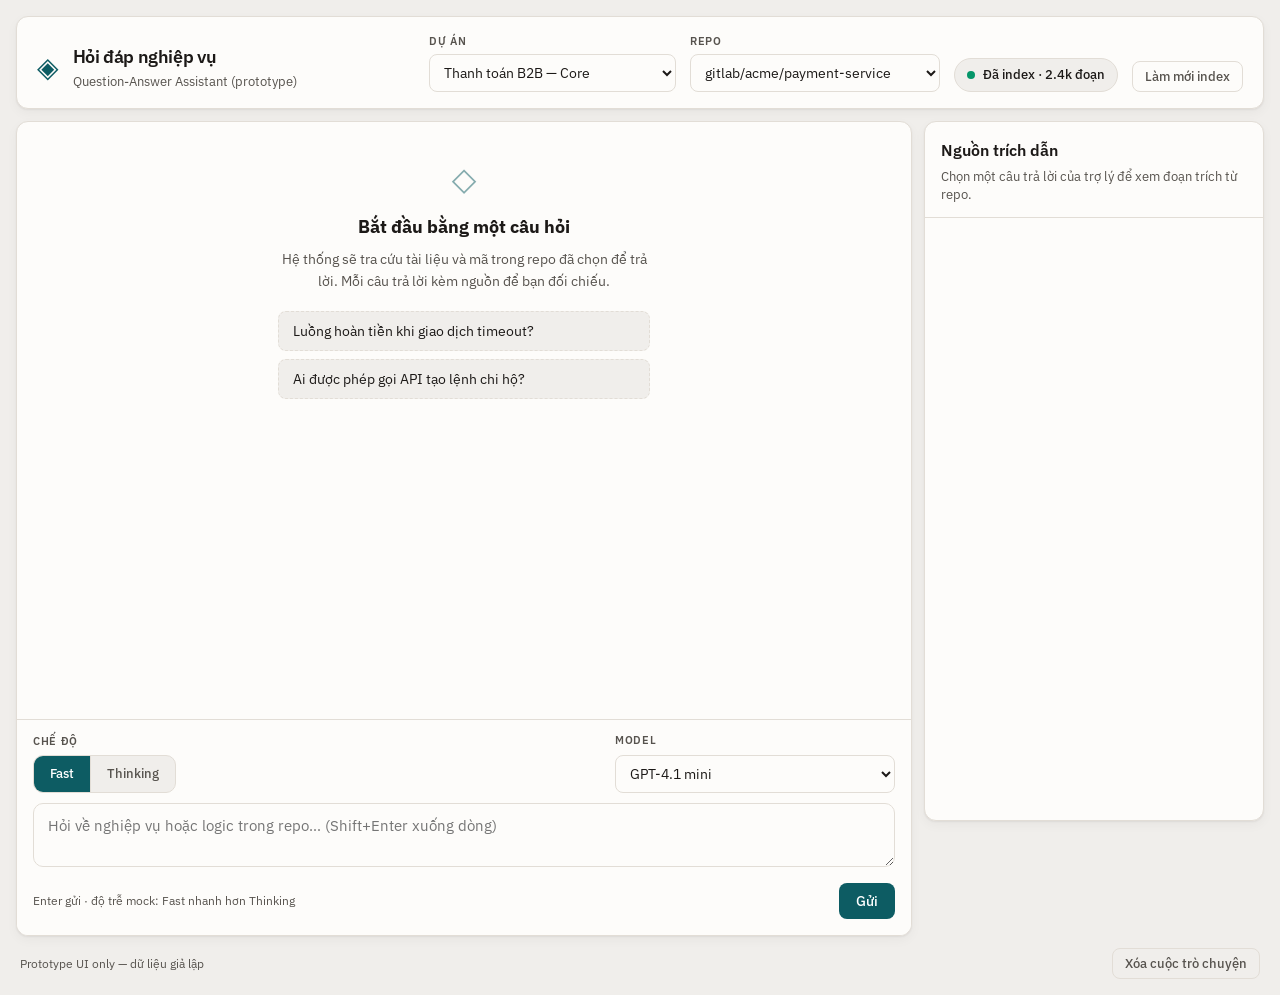
<file: index.html>
<!DOCTYPE html>
<html lang="vi">
  <head>
    <meta charset="utf-8" />
    <meta name="viewport" content="width=device-width, initial-scale=1" />
    <title>QA — Prototype giao diện</title>
    <link rel="preconnect" href="https://fonts.googleapis.com" />
    <link rel="preconnect" href="https://fonts.gstatic.com" crossorigin />
    <link
      href="https://fonts.googleapis.com/css2?family=IBM+Plex+Sans:ital,wght@0,400;0,500;0,600;1,400&family=IBM+Plex+Mono:wght@400;500&display=swap"
      rel="stylesheet"
    />
    <link rel="stylesheet" href="styles.css" />
  </head>
  <body>
    <div class="app" id="app">
      <header class="topbar" role="banner">
        <div class="topbar__brand">
          <span class="topbar__logo" aria-hidden="true">◈</span>
          <div>
            <h1 class="topbar__title">Hỏi đáp nghiệp vụ</h1>
            <p class="topbar__subtitle">Question-Answer Assistant (prototype)</p>
          </div>
        </div>
        <div class="topbar__context">
          <div class="field-group">
            <label class="field-label" for="project-select">Dự án</label>
            <select id="project-select" class="select" aria-label="Chọn dự án">
              <option>Thanh toán B2B — Core</option>
              <option>Onboarding KH doanh nghiệp</option>
            </select>
          </div>
          <div class="field-group">
            <label class="field-label" for="repo-select">Repo</label>
            <select id="repo-select" class="select" aria-label="Chọn repository">
              <option>gitlab/acme/payment-service</option>
              <option>gitlab/acme/payment-docs</option>
            </select>
          </div>
          <div
            class="index-badge index-badge--ok"
            id="index-badge"
            role="status"
            aria-live="polite"
          >
            <span class="index-badge__dot" aria-hidden="true"></span>
            <span id="index-badge-text">Đã index · 2.4k đoạn</span>
          </div>
          <button
            type="button"
            class="btn btn--ghost btn--small"
            id="btn-refresh-index"
            title="Giả lập làm mới chỉ mục"
          >
            Làm mới index
          </button>
        </div>
      </header>

      <div class="tabs-mobile" role="tablist" aria-label="Chế độ xem">
        <button
          type="button"
          class="tabs-mobile__tab is-active"
          role="tab"
          id="tab-chat"
          aria-selected="true"
          aria-controls="panel-chat"
        >
          Trò chuyện
        </button>
        <button
          type="button"
          class="tabs-mobile__tab"
          role="tab"
          id="tab-sources"
          aria-selected="false"
          aria-controls="panel-sources"
        >
          Nguồn trích dẫn
        </button>
      </div>

      <main class="main" id="main">
        <section
          class="panel panel--chat"
          id="panel-chat"
          role="tabpanel"
          aria-labelledby="tab-chat"
        >
          <div class="empty-state" id="empty-state" hidden>
            <div class="empty-state__icon" aria-hidden="true">◇</div>
            <h2 class="empty-state__title">Bắt đầu bằng một câu hỏi</h2>
            <p class="empty-state__text">
              Hệ thống sẽ tra cứu tài liệu và mã trong repo đã chọn để trả lời.
              Mỗi câu trả lời kèm nguồn để bạn đối chiếu.
            </p>
            <ul class="empty-state__hints" aria-label="Gợi ý câu hỏi">
              <li>
                <button type="button" class="hint-chip" data-hint="Luồng hoàn tiền khi giao dịch timeout diễn ra thế nào?">
                  Luồng hoàn tiền khi giao dịch timeout?
                </button>
              </li>
              <li>
                <button type="button" class="hint-chip" data-hint="Ai được phép gọi API tạo lệnh chi hộ?">
                  Ai được phép gọi API tạo lệnh chi hộ?
                </button>
              </li>
            </ul>
          </div>

          <div
            class="chat-scroll"
            id="chat-scroll"
            role="log"
            aria-label="Lịch sử hỏi đáp"
            aria-live="polite"
          ></div>

          <div class="composer">
            <div class="composer__toolbar">
              <div
                class="composer__control"
                role="radiogroup"
                aria-labelledby="composer-mode-legend"
              >
                <span class="composer__legend" id="composer-mode-legend">
                  Chế độ
                </span>
                <div class="mode-seg">
                  <input
                    type="radio"
                    name="chat-mode"
                    id="mode-fast"
                    class="mode-seg__input"
                    value="fast"
                    checked
                  />
                  <label
                    class="mode-seg__label"
                    for="mode-fast"
                    title="Ưu tiên độ trễ thấp, ít bước suy luận"
                  >
                    Fast
                  </label>
                  <input
                    type="radio"
                    name="chat-mode"
                    id="mode-thinking"
                    class="mode-seg__input"
                    value="thinking"
                  />
                  <label
                    class="mode-seg__label"
                    for="mode-thinking"
                    title="Suy luận sâu hơn, phù hợp câu hỏi phức tạp"
                  >
                    Thinking
                  </label>
                </div>
              </div>
              <div class="composer__control composer__control--model">
                <label class="composer__legend" for="model-select">Model</label>
                <select
                  id="model-select"
                  class="select select--composer"
                  aria-label="Chọn model ngôn ngữ"
                >
                  <option value="gpt-4.1-mini">GPT-4.1 mini</option>
                  <option value="gpt-4.1">GPT-4.1</option>
                  <option value="claude-sonnet-4">Claude Sonnet 4</option>
                  <option value="gemini-2.5-flash">Gemini 2.5 Flash</option>
                </select>
              </div>
            </div>
            <label class="sr-only" for="question-input">Câu hỏi của bạn</label>
            <textarea
              id="question-input"
              class="composer__input"
              rows="2"
              placeholder="Hỏi về nghiệp vụ hoặc logic trong repo… (Shift+Enter xuống dòng)"
              autocomplete="off"
            ></textarea>
            <div class="composer__actions">
              <span class="composer__hint">
                Enter gửi · độ trễ mock: Fast nhanh hơn Thinking
              </span>
              <button type="button" class="btn btn--primary" id="btn-send">
                Gửi
              </button>
            </div>
          </div>
        </section>

        <aside
          class="panel panel--sources"
          id="panel-sources"
          role="tabpanel"
          aria-labelledby="tab-sources"
        >
          <div class="sources-header">
            <h2 class="sources-title">Nguồn trích dẫn</h2>
            <p class="sources-desc" id="sources-context">
              Chọn một câu trả lời của trợ lý để xem đoạn trích từ repo.
            </p>
          </div>
          <div class="sources-list" id="sources-list"></div>
        </aside>
      </main>

      <footer class="footer">
        <span>Prototype UI only — dữ liệu giả lập</span>
        <button type="button" class="btn btn--ghost btn--small" id="btn-reset">
          Xóa cuộc trò chuyện
        </button>
      </footer>
    </div>
    <div
      id="ref-popover"
      class="ref-popover"
      hidden
      role="tooltip"
      aria-hidden="true"
    >
      <div class="ref-popover__inner">
        <span class="ref-popover__type" id="ref-popover-type"></span>
        <div class="ref-popover__path" id="ref-popover-path"></div>
        <div class="ref-popover__title" id="ref-popover-title"></div>
        <div class="ref-popover__body" id="ref-popover-body"></div>
      </div>
    </div>
    <script src="app.js"></script>
  </body>
</html>
</file>
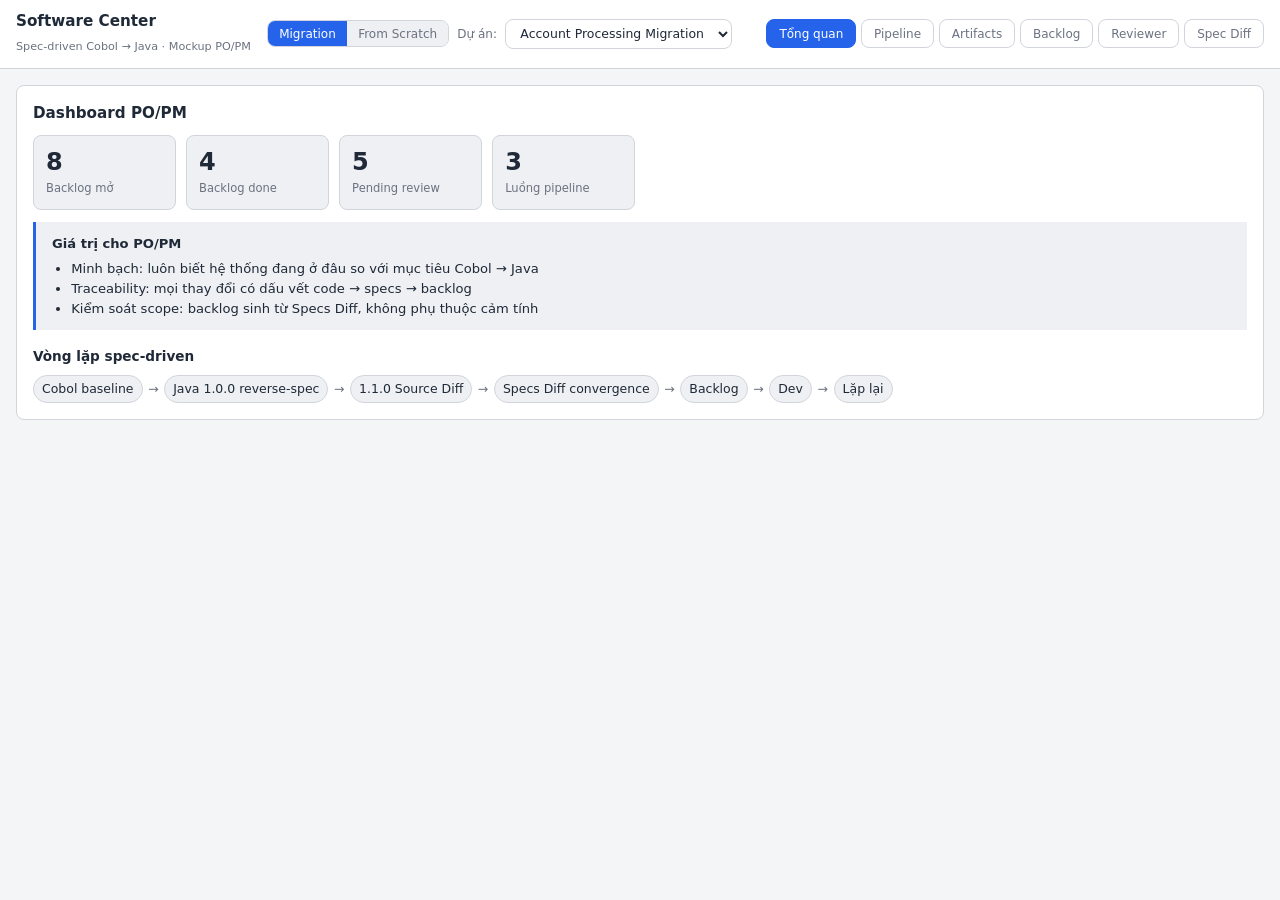
<file: c2b/Phase 5/index.html>
<!DOCTYPE html>
<html lang="vi">
<head>
  <meta charset="utf-8" />
  <meta name="viewport" content="width=device-width, initial-scale=1" />
  <title>Software Center — Mockup | Spec-driven Cobol → Java</title>
  <style>
    :root {
      --bg: #f4f5f7;
      --surface: #ffffff;
      --surface2: #eef0f3;
      --border: #d1d5db;
      --text: #1f2937;
      --muted: #6b7280;
      --accent: #2563eb;
      --success: #059669;
      --warning: #d97706;
      --danger: #dc2626;
      --repo: #f3f4f6;
      --repo-stroke: #9ca3af;
      --ai: #fef3c7;
      --ai-stroke: #d97706;
      --specs: #ede9fe;
      --specs-stroke: #7c3aed;
      --actor: #ffffff;
      --actor-stroke: #374151;
      --added: #dcfce7;
      --added-text: #166534;
      --removed: #fee2e2;
      --removed-text: #991b1b;
      --modified: #fef9c3;
      --modified-text: #854d0e;
      --radius: 8px;
      --font: system-ui, -apple-system, "Segoe UI", sans-serif;
      --mono: ui-monospace, "Cascadia Code", monospace;
      --drawer-w: 360px;
    }

    * { box-sizing: border-box; }

    body {
      margin: 0;
      min-height: 100vh;
      font-family: var(--font);
      background: var(--bg);
      color: var(--text);
      line-height: 1.5;
    }

    .app-header {
      position: sticky;
      top: 0;
      z-index: 100;
      background: var(--surface);
      border-bottom: 1px solid var(--border);
      padding: 0.65rem 1rem;
    }

    .app-header-inner {
      max-width: 1400px;
      margin: 0 auto;
      display: flex;
      flex-wrap: wrap;
      align-items: center;
      gap: 0.65rem 1rem;
    }

    .brand h1 {
      margin: 0;
      font-size: 0.95rem;
      font-weight: 700;
    }

    .brand span {
      font-size: 0.7rem;
      color: var(--muted);
    }

    .controls {
      display: flex;
      flex-wrap: wrap;
      align-items: center;
      gap: 0.5rem;
    }

    .controls label {
      font-size: 0.75rem;
      color: var(--muted);
    }

    .controls select,
    .controls button.mode-btn {
      font-family: inherit;
      font-size: 0.78rem;
      padding: 0.35rem 0.65rem;
      border-radius: var(--radius);
      border: 1px solid var(--border);
      background: var(--surface);
      color: var(--text);
    }

    .mode-toggle {
      display: flex;
      border: 1px solid var(--border);
      border-radius: var(--radius);
      overflow: hidden;
    }

    .mode-toggle button {
      font-family: inherit;
      font-size: 0.75rem;
      padding: 0.35rem 0.7rem;
      border: none;
      background: var(--surface2);
      color: var(--muted);
      cursor: pointer;
    }

    .mode-toggle button.active {
      background: var(--accent);
      color: #fff;
    }

    .nav-tabs {
      display: flex;
      flex-wrap: wrap;
      gap: 0.3rem;
      margin-left: auto;
    }

    .nav-tabs button {
      font-family: inherit;
      font-size: 0.75rem;
      padding: 0.4rem 0.75rem;
      border-radius: var(--radius);
      border: 1px solid var(--border);
      background: var(--surface);
      color: var(--muted);
      cursor: pointer;
    }

    .nav-tabs button:hover { border-color: var(--accent); color: var(--text); }
    .nav-tabs button.active {
      background: var(--accent);
      border-color: var(--accent);
      color: #fff;
    }

    main {
      max-width: 1400px;
      margin: 0 auto;
      padding: 1rem;
    }

    .view { display: block; }
    .view.hidden { display: none; }

    .panel {
      background: var(--surface);
      border: 1px solid var(--border);
      border-radius: var(--radius);
      padding: 1rem;
      margin-bottom: 0.85rem;
    }

    .panel h2 {
      margin: 0 0 0.65rem;
      font-size: 0.95rem;
      font-weight: 600;
    }

    .panel h3 {
      margin: 0 0 0.5rem;
      font-size: 0.85rem;
      font-weight: 600;
    }

    .stats-grid {
      display: grid;
      grid-template-columns: repeat(auto-fill, minmax(140px, 1fr));
      gap: 0.65rem;
    }

    .stat-card {
      background: var(--surface2);
      border: 1px solid var(--border);
      border-radius: var(--radius);
      padding: 0.75rem;
      cursor: pointer;
      transition: border-color 0.15s;
    }

    .stat-card:hover { border-color: var(--accent); }

    .stat-card .val {
      font-size: 1.5rem;
      font-weight: 700;
      line-height: 1.2;
    }

    .stat-card .lbl {
      font-size: 0.72rem;
      color: var(--muted);
      margin-top: 0.2rem;
    }

    .callout {
      border-left: 3px solid var(--accent);
      background: var(--surface2);
      padding: 0.75rem 1rem;
      font-size: 0.82rem;
      margin-top: 0.75rem;
    }

    .callout ul { margin: 0.35rem 0 0; padding-left: 1.2rem; }

    .timeline {
      display: flex;
      flex-wrap: wrap;
      gap: 0.35rem;
      align-items: center;
      font-size: 0.78rem;
      margin-top: 0.5rem;
    }

    .timeline span {
      background: var(--surface2);
      border: 1px solid var(--border);
      padding: 0.25rem 0.5rem;
      border-radius: 999px;
    }

    .timeline .arrow { color: var(--muted); border: none; background: none; padding: 0; }

    .pipeline-wrap {
      overflow-x: auto;
      border: 1px solid var(--border);
      border-radius: var(--radius);
      background: var(--surface);
      padding: 1rem;
    }

    .pipeline-svg { display: block; min-width: 900px; }

    .pipe-node {
      cursor: pointer;
      transition: opacity 0.15s;
    }

    .pipe-node.dimmed { opacity: 0.35; }
    .pipe-node.highlight { filter: brightness(0.95); outline: 2px solid var(--accent); outline-offset: 2px; }

    .pipe-node rect, .pipe-node .node-bg {
      rx: 6;
    }

    .pipe-edge { fill: none; stroke: var(--border); stroke-width: 1.5; }
    .pipe-edge.dashed { stroke-dasharray: 6 4; stroke: var(--muted); }
    .pipe-edge.highlight { stroke: var(--accent); stroke-width: 2.5; }

    .pipe-label {
      font-size: 11px;
      fill: var(--text);
      pointer-events: none;
      text-anchor: middle;
    }

    .pipe-sublabel {
      font-size: 9px;
      fill: var(--muted);
      pointer-events: none;
      text-anchor: middle;
    }

    .badge {
      display: inline-block;
      font-size: 0.65rem;
      font-weight: 600;
      padding: 0.15rem 0.45rem;
      border-radius: 999px;
      text-transform: uppercase;
      letter-spacing: 0.02em;
    }

    .badge-todo { background: #e5e7eb; color: #374151; }
    .badge-in_progress { background: #dbeafe; color: #1d4ed8; }
    .badge-done { background: #d1fae5; color: #065f46; }
    .badge-blocked { background: #fee2e2; color: #991b1b; }
    .badge-pending { background: #fef3c7; color: #92400e; }
    .badge-approved { background: #d1fae5; color: #065f46; }
    .badge-running { background: #dbeafe; color: #1d4ed8; }
    .badge-high { background: #fee2e2; color: #991b1b; }
    .badge-medium { background: #fef3c7; color: #92400e; }
    .badge-low { background: #e5e7eb; color: #374151; }

    .filter-bar {
      display: flex;
      flex-wrap: wrap;
      gap: 0.5rem;
      margin-bottom: 0.75rem;
    }

    .filter-bar input,
    .filter-bar select {
      font-family: inherit;
      font-size: 0.78rem;
      padding: 0.35rem 0.55rem;
      border: 1px solid var(--border);
      border-radius: var(--radius);
    }

    table.data {
      width: 100%;
      border-collapse: collapse;
      font-size: 0.8rem;
    }

    table.data th,
    table.data td {
      border: 1px solid var(--border);
      padding: 0.45rem 0.6rem;
      text-align: left;
    }

    table.data th {
      background: var(--surface2);
      font-weight: 600;
    }

    table.data tbody tr { cursor: pointer; }
    table.data tbody tr:hover { background: var(--surface2); }
    table.data tbody tr.row-highlight { background: #eff6ff; }

    .artifact-layout {
      display: grid;
      grid-template-columns: 260px 1fr;
      gap: 0.85rem;
      min-height: 420px;
    }

    @media (max-width: 768px) {
      .artifact-layout { grid-template-columns: 1fr; }
    }

    .artifact-tree {
      border: 1px solid var(--border);
      border-radius: var(--radius);
      background: var(--surface);
      overflow-y: auto;
      max-height: 520px;
    }

    .tree-group {
      border-bottom: 1px solid var(--border);
    }

    .tree-group-title {
      font-size: 0.72rem;
      font-weight: 600;
      text-transform: uppercase;
      letter-spacing: 0.04em;
      color: var(--muted);
      padding: 0.5rem 0.65rem;
      background: var(--surface2);
    }

    .tree-item {
      display: block;
      width: 100%;
      text-align: left;
      font-family: inherit;
      font-size: 0.78rem;
      padding: 0.45rem 0.65rem;
      border: none;
      background: none;
      cursor: pointer;
      color: var(--text);
    }

    .tree-item:hover { background: var(--surface2); }
    .tree-item.active {
      background: #eff6ff;
      color: var(--accent);
      font-weight: 600;
    }

    .artifact-preview {
      border: 1px solid var(--border);
      border-radius: var(--radius);
      background: var(--surface);
      padding: 1rem;
      overflow-y: auto;
      max-height: 520px;
    }

    .artifact-meta {
      display: flex;
      flex-wrap: wrap;
      gap: 0.35rem;
      margin-bottom: 0.75rem;
    }

    .spec-content h4 {
      margin: 0.75rem 0 0.35rem;
      font-size: 0.85rem;
    }

    .spec-content ul {
      margin: 0 0 0.5rem;
      padding-left: 1.2rem;
      font-size: 0.8rem;
    }

    .spec-content code {
      font-family: var(--mono);
      font-size: 0.75rem;
      background: var(--surface2);
      padding: 0.1rem 0.3rem;
      border-radius: 3px;
    }

    .review-card {
      border: 1px solid var(--border);
      border-radius: var(--radius);
      padding: 0.85rem;
      margin-bottom: 0.65rem;
      background: var(--surface);
    }

    .review-card h3 {
      margin: 0 0 0.35rem;
      font-size: 0.85rem;
    }

    .review-card .meta {
      font-size: 0.72rem;
      color: var(--muted);
      margin-bottom: 0.5rem;
    }

    .review-preview {
      font-size: 0.78rem;
      background: var(--surface2);
      border: 1px solid var(--border);
      border-radius: var(--radius);
      padding: 0.5rem 0.65rem;
      margin-bottom: 0.65rem;
      font-family: var(--mono);
      white-space: pre-wrap;
    }

    .review-actions {
      display: flex;
      gap: 0.5rem;
    }

    .btn {
      font-family: inherit;
      font-size: 0.78rem;
      padding: 0.4rem 0.75rem;
      border-radius: var(--radius);
      border: 1px solid var(--border);
      background: var(--surface);
      cursor: pointer;
    }

    .btn-primary {
      background: var(--accent);
      border-color: var(--accent);
      color: #fff;
    }

    .btn-danger {
      background: var(--danger);
      border-color: var(--danger);
      color: #fff;
    }

    .btn:hover { opacity: 0.9; }

    .diff-controls {
      display: flex;
      flex-wrap: wrap;
      gap: 0.5rem;
      align-items: center;
      margin-bottom: 0.75rem;
    }

    .diff-block {
      font-family: var(--mono);
      font-size: 0.75rem;
      border: 1px solid var(--border);
      border-radius: var(--radius);
      overflow: hidden;
    }

    .diff-line {
      padding: 0.2rem 0.65rem;
      border-bottom: 1px solid var(--border);
    }

    .diff-line:last-child { border-bottom: none; }
    .diff-line.added { background: var(--added); color: var(--added-text); }
    .diff-line.removed { background: var(--removed); color: var(--removed-text); }
    .diff-line.modified { background: var(--modified); color: var(--modified-text); }
    .diff-line.context { background: var(--surface); color: var(--muted); }

    .drawer-overlay {
      position: fixed;
      inset: 0;
      background: rgba(0, 0, 0, 0.25);
      z-index: 200;
      opacity: 0;
      pointer-events: none;
      transition: opacity 0.2s;
    }

    .drawer-overlay.open {
      opacity: 1;
      pointer-events: auto;
    }

    .drawer {
      position: fixed;
      top: 0;
      right: 0;
      width: var(--drawer-w);
      max-width: 100%;
      height: 100%;
      background: var(--surface);
      border-left: 1px solid var(--border);
      z-index: 201;
      transform: translateX(100%);
      transition: transform 0.2s;
      display: flex;
      flex-direction: column;
    }

    .drawer.open { transform: translateX(0); }

    .drawer-header {
      display: flex;
      align-items: center;
      justify-content: space-between;
      padding: 0.75rem 1rem;
      border-bottom: 1px solid var(--border);
    }

    .drawer-header h2 {
      margin: 0;
      font-size: 0.9rem;
    }

    .drawer-close {
      font-size: 1.25rem;
      line-height: 1;
      border: none;
      background: none;
      cursor: pointer;
      color: var(--muted);
      padding: 0.25rem;
    }

    .drawer-body {
      padding: 1rem;
      overflow-y: auto;
      flex: 1;
      font-size: 0.82rem;
    }

    .drawer-body dl {
      margin: 0;
      display: grid;
      grid-template-columns: 100px 1fr;
      gap: 0.35rem 0.5rem;
    }

    .drawer-body dt {
      color: var(--muted);
      font-size: 0.75rem;
    }

    .drawer-body dd { margin: 0; }

    .empty-hint {
      color: var(--muted);
      font-size: 0.82rem;
      padding: 2rem;
      text-align: center;
    }

    .program-list {
      font-family: var(--mono);
      font-size: 0.75rem;
      list-style: none;
      padding: 0;
      margin: 0.5rem 0 0;
    }

    .program-list li {
      padding: 0.25rem 0;
      border-bottom: 1px solid var(--border);
    }
  </style>
</head>
<body>
  <header class="app-header">
    <div class="app-header-inner">
      <div class="brand">
        <h1>Software Center</h1>
        <span>Spec-driven Cobol → Java · Mockup PO/PM</span>
      </div>
      <div class="controls">
        <div class="mode-toggle" role="group" aria-label="Chế độ dự án">
          <button type="button" data-mode="migration" class="active">Migration</button>
          <button type="button" data-mode="from_scratch">From Scratch</button>
        </div>
        <label for="projectSelect">Dự án:</label>
        <select id="projectSelect" aria-label="Chọn dự án demo">
          <option value="account">Account Processing Migration</option>
        </select>
      </div>
      <nav class="nav-tabs" role="tablist" aria-label="Màn hình chính">
        <button type="button" role="tab" data-view="overview" class="active" aria-selected="true">Tổng quan</button>
        <button type="button" role="tab" data-view="pipeline" aria-selected="false">Pipeline</button>
        <button type="button" role="tab" data-view="artifacts" aria-selected="false">Artifacts</button>
        <button type="button" role="tab" data-view="backlog" aria-selected="false">Backlog</button>
        <button type="button" role="tab" data-view="review" aria-selected="false">Reviewer</button>
        <button type="button" role="tab" data-view="specdiff" aria-selected="false">Spec Diff</button>
      </nav>
    </div>
  </header>

  <main>
    <section id="view-overview" class="view" aria-labelledby="overview-heading">
      <div class="panel">
        <h2 id="overview-heading">Dashboard PO/PM</h2>
        <div class="stats-grid" id="statsGrid"></div>
        <div class="callout" id="valueCallout">
          <strong>Giá trị cho PO/PM</strong>
          <ul>
            <li>Minh bạch: luôn biết hệ thống đang ở đâu so với mục tiêu Cobol → Java</li>
            <li>Traceability: mọi thay đổi có dấu vết code → specs → backlog</li>
            <li>Kiểm soát scope: backlog sinh từ Specs Diff, không phụ thuộc cảm tính</li>
          </ul>
        </div>
        <h3 style="margin-top:1rem">Vòng lặp spec-driven</h3>
        <div class="timeline" id="loopTimeline"></div>
      </div>
    </section>

    <section id="view-pipeline" class="view hidden" aria-labelledby="pipeline-heading">
      <div class="panel">
        <h2 id="pipeline-heading">Luồng pipeline</h2>
        <p style="font-size:0.78rem;color:var(--muted);margin:0 0 0.75rem">
          Bấm vào node để xem chi tiết. Hover backlog item (tab Backlog) để highlight path.
        </p>
        <div class="pipeline-wrap">
          <svg id="pipelineSvg" class="pipeline-svg" role="img" aria-label="Pipeline diagram"></svg>
        </div>
      </div>
    </section>

    <section id="view-artifacts" class="view hidden" aria-labelledby="artifacts-heading">
      <div class="panel" style="padding:0.65rem">
        <h2 id="artifacts-heading" style="padding:0.35rem 0.35rem 0">Artifacts — Repos &amp; Specs</h2>
        <div class="artifact-layout" style="padding:0.35rem">
          <div class="artifact-tree" id="artifactTree"></div>
          <div class="artifact-preview" id="artifactPreview">
            <p class="empty-hint">Chọn artifact bên trái để xem nội dung</p>
          </div>
        </div>
      </div>
    </section>

    <section id="view-backlog" class="view hidden" aria-labelledby="backlog-heading">
      <div class="panel">
        <h2 id="backlog-heading">Backlog</h2>
        <div class="filter-bar">
          <input type="search" id="backlogSearch" placeholder="Tìm theo title..." />
          <select id="backlogStatusFilter">
            <option value="">Tất cả status</option>
            <option value="todo">Todo</option>
            <option value="in_progress">In Progress</option>
            <option value="done">Done</option>
            <option value="blocked">Blocked</option>
          </select>
          <select id="backlogSourceFilter">
            <option value="">Tất cả source</option>
          </select>
        </div>
        <div style="overflow-x:auto">
          <table class="data" id="backlogTable">
            <thead>
              <tr>
                <th>ID</th>
                <th>Title</th>
                <th>Priority</th>
                <th>Status</th>
                <th>Source</th>
                <th>Traceability</th>
              </tr>
            </thead>
            <tbody></tbody>
          </table>
        </div>
      </div>
    </section>

    <section id="view-review" class="view hidden" aria-labelledby="review-heading">
      <div class="panel">
        <h2 id="review-heading">Hàng đợi Reviewer</h2>
        <p style="font-size:0.78rem;color:var(--muted);margin:0 0 0.75rem">
          Approve hoặc Request changes — cập nhật badge trên pipeline node tương ứng.
        </p>
        <div id="reviewQueue"></div>
      </div>
    </section>

    <section id="view-specdiff" class="view hidden" aria-labelledby="specdiff-heading">
      <div class="panel">
        <h2 id="specdiff-heading">So sánh Specs</h2>
        <div class="diff-controls">
          <label for="diffLeft">Từ:</label>
          <select id="diffLeft"></select>
          <label for="diffRight">Đến:</label>
          <select id="diffRight"></select>
          <button type="button" class="btn btn-primary" id="diffApply">Áp dụng</button>
        </div>
        <div id="diffOutput"></div>
      </div>
    </section>
  </main>

  <div class="drawer-overlay" id="drawerOverlay"></div>
  <aside class="drawer" id="drawer" aria-hidden="true">
    <div class="drawer-header">
      <h2 id="drawerTitle">Chi tiết</h2>
      <button type="button" class="drawer-close" id="drawerClose" aria-label="Đóng">&times;</button>
    </div>
    <div class="drawer-body" id="drawerBody"></div>
  </aside>

  <script>
    const MOCK = {
      project: {
        id: "account",
        name: "Account Processing Migration",
        description: "Chuyển đổi hệ thống xử lý tài khoản từ Cobol sang Java",
      },
      repos: {
        cobol: {
          id: "cobol_repo",
          type: "repo",
          kind: "cobol",
          label: "Cobol Repo",
          version: "main",
          programs: ["ACCT-OPEN.cbl", "INT-CALC.cbl", "BAL-INQ.cbl"],
        },
        java_100: {
          id: "java_repo_100",
          type: "repo",
          kind: "java",
          label: "Java Repo",
          version: "1.0.0",
          programs: ["AccountService.java", "InterestCalculator.java", "BalanceInquiry.java"],
        },
        java_110: {
          id: "java_repo_110",
          type: "repo",
          kind: "java",
          label: "Java Repo",
          version: "1.1.0",
          programs: ["AccountService.java", "InterestCalculator.java", "BalanceInquiry.java", "VipFeeWaiver.java"],
        },
      },
      specs: {
        cobol_specs_v1: {
          id: "cobol_specs_v1",
          type: "specs",
          kind: "cobol",
          label: "Cobol Specs",
          version: "v1",
          reviewerStatus: "approved",
          modules: [
            { name: "Account Opening", reqs: ["Validate customer ID format (9 digits)", "Create account record in ACCT-MASTER", "Generate welcome letter batch job"] },
            { name: "Interest Calculation", reqs: ["Daily accrual on savings balance", "Apply tiered rate table RATE-TBL-01", "Round to 2 decimal places (HALF-UP)"] },
            { name: "Balance Inquiry", reqs: ["Read current balance from ACCT-MASTER", "Include pending transactions flag", "Audit log every inquiry"] },
          ],
          linkedPrograms: ["ACCT-OPEN.cbl", "INT-CALC.cbl", "BAL-INQ.cbl"],
        },
        java_specs_base: {
          id: "java_specs_base",
          type: "specs",
          kind: "java",
          label: "Java Specs (Base)",
          version: "base",
          reviewerStatus: "approved",
          modules: [
            { name: "AccountService", reqs: ["REST POST /accounts — validate customerId", "Persist AccountEntity to PostgreSQL", "Emit AccountCreatedEvent"] },
            { name: "InterestCalculator", reqs: ["Scheduled job dailyInterestAccrual()", "Load RateTable from config", "BigDecimal scale 2 HALF_UP"] },
            { name: "BalanceInquiry", reqs: ["GET /accounts/{id}/balance", "Include pendingTransactions boolean", "Audit via AuditService"] },
          ],
          linkedPrograms: ["AccountService", "InterestCalculator", "BalanceInquiry"],
        },
        java_specs_100: {
          id: "java_specs_100",
          type: "specs",
          kind: "java",
          label: "Java Specs",
          version: "1.0.0",
          reviewerStatus: "approved",
          modules: [
            { name: "AccountService", reqs: ["REST POST /accounts — validate customerId", "JPA AccountRepository.save()", "Spring ApplicationEvent publish"] },
            { name: "InterestCalculator", reqs: ["@Scheduled cron daily at 00:30", "RateTableService.loadActive()", "BigDecimal.setScale(2, HALF_UP)"] },
            { name: "BalanceInquiry", reqs: ["GET /accounts/{id}/balance", "pendingTx flag from TransactionService", "Slf4j audit trail"] },
          ],
          linkedPrograms: ["AccountService", "InterestCalculator", "BalanceInquiry"],
        },
        java_specs_110: {
          id: "java_specs_110",
          type: "specs",
          kind: "java",
          label: "Java Specs",
          version: "1.1.0",
          reviewerStatus: "pending",
          modules: [
            { name: "AccountService", reqs: ["REST POST /accounts — validate customerId", "JPA AccountRepository.save()", "Spring ApplicationEvent publish"] },
            { name: "InterestCalculator", reqs: ["@Scheduled cron daily at 00:30", "VIP tier: +0.25% bonus rate", "RateTableService.loadActive()", "BigDecimal.setScale(2, HALF_UP)"] },
            { name: "BalanceInquiry", reqs: ["GET /accounts/{id}/balance", "pendingTx flag from TransactionService", "Slf4j audit trail"] },
            { name: "VipFeeWaiver", reqs: ["If customer.tier == VIP waive monthly fee", "Hook into billing cycle end", "Audit waiver decision"] },
          ],
          linkedPrograms: ["AccountService", "InterestCalculator", "BalanceInquiry", "VipFeeWaiver"],
        },
        java_specs_scratch: {
          id: "java_specs_scratch",
          type: "specs",
          kind: "java",
          label: "Java Specs",
          version: "draft",
          reviewerStatus: "pending",
          modules: [
            { name: "AccountService", reqs: ["Migrate ACCT-OPEN logic to Spring Boot", "Validate customer ID", "Persist account"] },
            { name: "InterestCalculator", reqs: ["Port INT-CALC daily accrual", "Configurable rate table"] },
            { name: "BalanceInquiry", reqs: ["Port BAL-INQ online inquiry", "Audit logging"] },
          ],
          linkedPrograms: ["AccountService", "InterestCalculator", "BalanceInquiry"],
        },
      },
      specDiffs: {
        "cobol_specs_v1__java_specs_base": [
          { type: "context", text: "=== Module: Interest Calculation → InterestCalculator ===" },
          { type: "removed", text: "- Apply tiered rate table RATE-TBL-01 (COBOL copybook)" },
          { type: "added", text: "+ Load RateTable from application config / DB" },
          { type: "modified", text: "~ Round to 2 decimal → BigDecimal scale 2 HALF_UP" },
          { type: "context", text: "=== Module: Account Opening → AccountService ===" },
          { type: "removed", text: "- Generate welcome letter batch job" },
          { type: "added", text: "+ Emit AccountCreatedEvent for downstream consumers" },
        ],
        "java_specs_base__java_specs_100": [
          { type: "context", text: "=== Alignment: Base vs current Java 1.0.0 ===" },
          { type: "modified", text: "~ Persist AccountEntity → JPA AccountRepository.save()" },
          { type: "modified", text: "~ Scheduled job → @Scheduled cron daily at 00:30" },
          { type: "modified", text: "~ Audit log → Slf4j audit trail" },
        ],
        "java_specs_100__java_specs_110": [
          { type: "context", text: "=== Module: InterestCalculator ===" },
          { type: "added", text: "+ VIP tier: +0.25% bonus rate on top of base rate" },
          { type: "context", text: "=== New Module: VipFeeWaiver ===" },
          { type: "added", text: "+ If customer.tier == VIP waive monthly fee" },
          { type: "added", text: "+ Hook into billing cycle end" },
          { type: "added", text: "+ Audit waiver decision" },
        ],
        "cobol_specs_v1__java_specs_scratch": [
          { type: "context", text: "=== From Scratch migration diff ===" },
          { type: "added", text: "+ AccountService — REST API layer (new)" },
          { type: "added", text: "+ InterestCalculator — Spring @Scheduled job" },
          { type: "removed", text: "- COBOL batch JCL dependencies" },
        ],
      },
      backlogMigration: [
        { id: "BL-001", title: "Implement VIP bonus rate in InterestCalculator", priority: "high", status: "in_progress", source: "specs_diff_1.0_1.1", traceability: { fromSpec: "java_specs_100", toSpec: "java_specs_110", diffRef: "java_specs_100__java_specs_110", programs: ["InterestCalculator.java"] }, highlightNodes: ["java_specs_110", "specs_diff_mid", "backlog"] },
        { id: "BL-002", title: "Add VipFeeWaiver service module", priority: "high", status: "todo", source: "specs_diff_1.0_1.1", traceability: { fromSpec: "java_specs_100", toSpec: "java_specs_110", diffRef: "java_specs_100__java_specs_110", programs: ["VipFeeWaiver.java"] }, highlightNodes: ["java_repo_110", "source_diff", "java_specs_110", "backlog"] },
        { id: "BL-003", title: "Align AccountService with Base spec (event publish)", priority: "medium", status: "done", source: "specs_diff_cobol_base", traceability: { fromSpec: "java_specs_base", toSpec: "java_specs_100", diffRef: "java_specs_base__java_specs_100", programs: ["AccountService.java"] }, highlightNodes: ["java_specs_base", "specs_diff_top", "backlog"] },
        { id: "BL-004", title: "Port tiered rate table from Cobol copybook", priority: "high", status: "done", source: "specs_diff_cobol_base", traceability: { fromSpec: "cobol_specs_v1", toSpec: "java_specs_base", diffRef: "cobol_specs_v1__java_specs_base", programs: ["INT-CALC.cbl", "InterestCalculator.java"] }, highlightNodes: ["cobol_specs", "specs_migration", "java_specs_base", "backlog"] },
        { id: "BL-005", title: "Review Java Specs 1.1.0 before backlog merge", priority: "medium", status: "blocked", source: "reviewer", traceability: { fromSpec: "java_specs_100", toSpec: "java_specs_110", diffRef: "java_specs_100__java_specs_110", programs: [] }, highlightNodes: ["src_respec_diff", "java_specs_110"] },
        { id: "BL-006", title: "Update BalanceInquiry audit to Slf4j", priority: "low", status: "done", source: "specs_diff_cobol_base", traceability: { fromSpec: "java_specs_base", toSpec: "java_specs_100", diffRef: "java_specs_base__java_specs_100", programs: ["BalanceInquiry.java"] }, highlightNodes: ["java_repo_100", "specs_gen_2", "java_specs_100"] },
        { id: "BL-007", title: "Close gap: welcome letter → event-driven letter service", priority: "medium", status: "todo", source: "specs_diff_cobol_base", traceability: { fromSpec: "cobol_specs_v1", toSpec: "java_specs_base", diffRef: "cobol_specs_v1__java_specs_base", programs: ["ACCT-OPEN.cbl"] }, highlightNodes: ["cobol_repo", "specs_gen_1", "cobol_specs"] },
        { id: "BL-008", title: "Integration test: VIP fee waiver end-to-end", priority: "high", status: "todo", source: "specs_diff_1.0_1.1", traceability: { fromSpec: "java_specs_100", toSpec: "java_specs_110", diffRef: "java_specs_100__java_specs_110", programs: ["VipFeeWaiver.java"] }, highlightNodes: ["backlog", "dev"] },
        { id: "BL-009", title: "Document Source Diff 1.0.0 → 1.1.0 for PO sign-off", priority: "low", status: "in_progress", source: "specs_diff_1.0_1.1", traceability: { fromSpec: "java_specs_100", toSpec: "java_specs_110", diffRef: "java_specs_100__java_specs_110", programs: [] }, highlightNodes: ["source_diff", "src_respec_diff"] },
        { id: "BL-010", title: "Reconcile Java Specs Base with Cobol Specs reviewer notes", priority: "medium", status: "done", source: "specs_diff_cobol_base", traceability: { fromSpec: "cobol_specs_v1", toSpec: "java_specs_base", diffRef: "cobol_specs_v1__java_specs_base", programs: [] }, highlightNodes: ["specs_migration", "java_specs_base", "specs_diff_top"] },
        { id: "BL-011", title: "Performance test InterestCalculator daily job", priority: "medium", status: "todo", source: "specs_diff_1.0_1.1", traceability: { fromSpec: "java_specs_100", toSpec: "java_specs_110", diffRef: "java_specs_100__java_specs_110", programs: ["InterestCalculator.java"] }, highlightNodes: ["java_repo_110", "backlog"] },
        { id: "BL-012", title: "Backlog item from 3-way Specs Diff convergence", priority: "high", status: "todo", source: "specs_diff_convergence", traceability: { fromSpec: "java_specs_base", toSpec: "java_specs_110", diffRef: "java_specs_100__java_specs_110", programs: ["AccountService.java", "VipFeeWaiver.java"] }, highlightNodes: ["java_specs_base", "java_specs_100", "java_specs_110", "specs_diff_top", "backlog"] },
      ],
      backlogFromScratch: [
        { id: "FS-001", title: "Implement AccountService from Java Specs", priority: "high", status: "in_progress", source: "specs_migration", traceability: { fromSpec: "cobol_specs_v1", toSpec: "java_specs_scratch", diffRef: "cobol_specs_v1__java_specs_scratch", programs: ["AccountService.java"] }, highlightNodes: ["java_specs", "backlog", "dev"] },
        { id: "FS-002", title: "Fix failing test: interest accrual rounding", priority: "high", status: "blocked", source: "test_failure", traceability: { fromSpec: "java_specs_scratch", toSpec: "java_specs_scratch", diffRef: "", programs: ["InterestCalculator.java"] }, highlightNodes: ["test_result", "backlog"] },
        { id: "FS-003", title: "Fix failing test: balance inquiry audit", priority: "medium", status: "todo", source: "test_failure", traceability: { fromSpec: "java_specs_scratch", toSpec: "java_specs_scratch", diffRef: "", programs: ["BalanceInquiry.java"] }, highlightNodes: ["test_result", "backlog"] },
        { id: "FS-004", title: "Review Cobol Specs v1 (Specs Gen output)", priority: "medium", status: "done", source: "reviewer", traceability: { fromSpec: "cobol_repo", toSpec: "cobol_specs_v1", diffRef: "", programs: [] }, highlightNodes: ["specs_gen", "cobol_specs"] },
        { id: "FS-005", title: "Port INT-CALC to InterestCalculator", priority: "high", status: "done", source: "specs_migration", traceability: { fromSpec: "cobol_specs_v1", toSpec: "java_specs_scratch", diffRef: "cobol_specs_v1__java_specs_scratch", programs: ["INT-CALC.cbl"] }, highlightNodes: ["specs_migration", "java_specs"] },
        { id: "FS-006", title: "Deploy v0.2 to staging for test run", priority: "medium", status: "done", source: "deploy", traceability: { fromSpec: "", toSpec: "", diffRef: "", programs: [] }, highlightNodes: ["java_repo", "code_deploy"] },
      ],
      reviewerQueue: [
        { id: "RV-001", step: "Specs Gen", nodeId: "specs_gen_1", title: "Review Cobol Specs generated from ACCT-OPEN.cbl", assignee: "Nguyen T.A.", preview: "+ Module Account Opening\n+ Validate customer ID (9 digits)\n? Confidence: 0.87 on rate table mapping", status: "pending" },
        { id: "RV-002", step: "Specs Migration", nodeId: "specs_migration", title: "Review Java Specs (Base) from Cobol Specs", assignee: "Tran B.H.", preview: "~ InterestCalculation → InterestCalculator\n+ BigDecimal HALF_UP\n- COBOL copybook reference", status: "pending" },
        { id: "RV-003", step: "Specs Diff", nodeId: "specs_diff_top", title: "Review backlog items from Base vs 1.0.0 vs 1.1.0 convergence", assignee: "Le C.D.", preview: "12 backlog candidates\n3 high priority\n2 blocked on reviewer", status: "pending" },
        { id: "RV-004", step: "Specs Gen", nodeId: "specs_gen_2", title: "Review Java Specs 1.0.0 reverse-engineered from repo", assignee: "Pham E.F.", preview: "+ @Scheduled cron confirmed\n~ Audit: Slf4j vs legacy log", status: "pending" },
        { id: "RV-005", step: "Specs Diff", nodeId: "src_respec_diff", title: "Review Java Specs 1.1.0 from Source Diff", assignee: "Hoang G.I.", preview: "+ VIP tier bonus rate\n+ New module VipFeeWaiver", status: "pending" },
      ],
      aiJobs: {
        specs_gen_1: { status: "done", duration: "4m 12s", lastRun: "2026-05-28 09:15" },
        specs_migration: { status: "done", duration: "6m 45s", lastRun: "2026-05-28 10:02" },
        specs_diff_top: { status: "running", duration: "—", lastRun: "2026-06-01 08:30" },
        specs_gen_2: { status: "done", duration: "3m 28s", lastRun: "2026-05-30 14:20" },
        src_respec_diff: { status: "done", duration: "2m 55s", lastRun: "2026-05-31 11:00" },
        specs_gen: { status: "done", duration: "5m 01s", lastRun: "2026-05-27 16:00" },
        specs_migration_fs: { status: "done", duration: "7m 10s", lastRun: "2026-05-27 17:30" },
      },
      tests: {
        cases: [
          { id: "TC-01", name: "Account opening happy path", status: "pass" },
          { id: "TC-02", name: "Invalid customer ID rejected", status: "pass" },
          { id: "TC-03", name: "Daily interest accrual standard rate", status: "fail" },
          { id: "TC-04", name: "Daily interest accrual rounding HALF_UP", status: "fail" },
          { id: "TC-05", name: "Balance inquiry returns current balance", status: "pass" },
          { id: "TC-06", name: "Balance inquiry audit logged", status: "fail" },
          { id: "TC-07", name: "Tiered rate table tier boundary", status: "pass" },
          { id: "TC-08", name: "Concurrent account creation", status: "pass" },
        ],
        deploy: { id: "DEP-003", env: "staging", version: "0.2.0", at: "2026-05-29 18:00", pass: 6, fail: 2 },
      },
      pipelineMigration: {
        nodes: [
          { id: "cobol_repo", label: "Cobol Repo", sub: "main", type: "repo", x: 40, y: 40, w: 120, h: 44 },
          { id: "specs_gen_1", label: "Restructure AI", sub: "Specs Gen", type: "ai", x: 200, y: 40, w: 130, h: 44 },
          { id: "cobol_specs", label: "Cobol Specs", sub: "v1", type: "specs", x: 370, y: 40, w: 110, h: 44 },
          { id: "specs_migration", label: "Restructure AI", sub: "Specs Migration", type: "ai", x: 520, y: 40, w: 130, h: 44 },
          { id: "java_specs_base", label: "Java Specs", sub: "Base", type: "specs", x: 690, y: 40, w: 110, h: 44 },
          { id: "dev", label: "Dev Team /", sub: "Coding Agent", type: "actor", x: 40, y: 140, w: 120, h: 44 },
          { id: "java_repo_100", label: "Java Repo", sub: "1.0.0", type: "repo", x: 200, y: 140, w: 110, h: 44 },
          { id: "specs_gen_2", label: "Restructure AI", sub: "Specs Gen", type: "ai", x: 350, y: 140, w: 130, h: 44 },
          { id: "java_specs_100", label: "Java Specs", sub: "1.0.0", type: "specs", x: 520, y: 140, w: 110, h: 44 },
          { id: "java_repo_110", label: "Java Repo", sub: "1.1.0", type: "repo", x: 40, y: 240, w: 110, h: 44 },
          { id: "source_diff", label: "Source Diff", sub: "1.0.0 vs 1.1.0", type: "ai", x: 200, y: 240, w: 120, h: 44 },
          { id: "src_respec_diff", label: "Restructure AI", sub: "Specs Diff", type: "ai", x: 370, y: 240, w: 130, h: 44 },
          { id: "java_specs_110", label: "Java Specs", sub: "1.1.0", type: "specs", x: 540, y: 240, w: 110, h: 44 },
          { id: "specs_diff_top", label: "Restructure AI", sub: "Specs Diff", type: "ai", x: 720, y: 140, w: 130, h: 44 },
          { id: "backlog", label: "Backlog", sub: "12 items", type: "actor", x: 890, y: 140, w: 100, h: 44 },
        ],
        edges: [
          { from: "cobol_repo", to: "specs_gen_1" },
          { from: "specs_gen_1", to: "cobol_specs" },
          { from: "cobol_specs", to: "specs_migration" },
          { from: "specs_migration", to: "java_specs_base" },
          { from: "java_specs_base", to: "specs_diff_top" },
          { from: "dev", to: "java_repo_100" },
          { from: "java_repo_100", to: "specs_gen_2" },
          { from: "specs_gen_2", to: "java_specs_100" },
          { from: "java_specs_100", to: "specs_diff_top" },
          { from: "dev", to: "java_repo_110" },
          { from: "java_repo_100", to: "source_diff", dashed: false },
          { from: "java_repo_110", to: "source_diff" },
          { from: "source_diff", to: "src_respec_diff" },
          { from: "java_specs_100", to: "src_respec_diff" },
          { from: "src_respec_diff", to: "java_specs_110" },
          { from: "java_specs_110", to: "specs_diff_top" },
          { from: "specs_diff_top", to: "backlog" },
          { from: "backlog", to: "dev", dashed: true },
        ],
      },
      pipelineFromScratch: {
        nodes: [
          { id: "cobol_repo", label: "Cobol Repo", sub: "main", type: "repo", x: 40, y: 80, w: 120, h: 44 },
          { id: "specs_gen", label: "Restructure AI", sub: "Specs Gen", type: "ai", x: 200, y: 80, w: 130, h: 44 },
          { id: "cobol_specs", label: "Cobol Specs", sub: "v1", type: "specs", x: 370, y: 80, w: 110, h: 44 },
          { id: "specs_migration_fs", label: "Restructure AI", sub: "Specs Migration", type: "ai", x: 520, y: 80, w: 130, h: 44 },
          { id: "java_specs", label: "Java Specs", sub: "draft", type: "specs", x: 690, y: 80, w: 110, h: 44 },
          { id: "backlog", label: "Backlog", sub: "6 items", type: "actor", x: 850, y: 80, w: 100, h: 44 },
          { id: "tester", label: "Tester", sub: "", type: "actor", x: 690, y: 180, w: 90, h: 44 },
          { id: "java_test", label: "Java Test case", sub: "8 tests", type: "specs", x: 820, y: 180, w: 110, h: 44 },
          { id: "code_deploy", label: "Code deploy", sub: "staging", type: "ai", x: 960, y: 180, w: 110, h: 44 },
          { id: "test_result", label: "Test result", sub: "6 pass / 2 fail", type: "actor", x: 960, y: 280, w: 110, h: 44 },
          { id: "dev", label: "Dev Team /", sub: "Coding Agent", type: "actor", x: 850, y: 280, w: 120, h: 44 },
          { id: "java_repo", label: "Java Repo", sub: "0.2.0", type: "repo", x: 690, y: 280, w: 110, h: 44 },
        ],
        edges: [
          { from: "cobol_repo", to: "specs_gen" },
          { from: "specs_gen", to: "cobol_specs" },
          { from: "cobol_specs", to: "specs_migration_fs" },
          { from: "specs_migration_fs", to: "java_specs" },
          { from: "java_specs", to: "backlog" },
          { from: "java_specs", to: "tester" },
          { from: "tester", to: "java_test" },
          { from: "java_test", to: "code_deploy" },
          { from: "code_deploy", to: "test_result" },
          { from: "test_result", to: "backlog" },
          { from: "backlog", to: "dev" },
          { from: "dev", to: "java_repo" },
          { from: "java_repo", to: "code_deploy" },
        ],
      },
    };

    const sessionState = {
      projectMode: "migration",
      activeView: "overview",
      selectedArtifact: null,
      approvedReviews: new Set(),
      highlightNodes: null,
      diffPair: { left: "java_specs_100", right: "java_specs_110" },
    };

    const NODE_COLORS = {
      repo: { fill: "#f3f4f6", stroke: "#9ca3af" },
      ai: { fill: "#fef3c7", stroke: "#d97706" },
      specs: { fill: "#ede9fe", stroke: "#7c3aed" },
      actor: { fill: "#ffffff", stroke: "#374151" },
    };

    function $(sel, root = document) { return root.querySelector(sel); }
    function $$(sel, root = document) { return [...root.querySelectorAll(sel)]; }

    function getBacklog() {
      return sessionState.projectMode === "migration"
        ? MOCK.backlogMigration
        : MOCK.backlogFromScratch;
    }

    function getReviewerQueue() {
      return MOCK.reviewerQueue.filter((r) => !sessionState.approvedReviews.has(r.id));
    }

    function getPipelineDef() {
      return sessionState.projectMode === "migration"
        ? MOCK.pipelineMigration
        : MOCK.pipelineFromScratch;
    }

    function badge(cls, text) {
      return `<span class="badge badge-${cls}">${text.replace(/_/g, " ")}</span>`;
    }

    function openDrawer(title, html) {
      $("#drawerTitle").textContent = title;
      $("#drawerBody").innerHTML = html;
      $("#drawer").classList.add("open");
      $("#drawerOverlay").classList.add("open");
      $("#drawer").setAttribute("aria-hidden", "false");
    }

    function closeDrawer() {
      $("#drawer").classList.remove("open");
      $("#drawerOverlay").classList.remove("open");
      $("#drawer").setAttribute("aria-hidden", "true");
    }

    function switchView(viewId) {
      sessionState.activeView = viewId;
      $$(".view").forEach((v) => v.classList.add("hidden"));
      $(`#view-${viewId}`).classList.remove("hidden");
      $$(".nav-tabs button").forEach((b) => {
        const active = b.dataset.view === viewId;
        b.classList.toggle("active", active);
        b.setAttribute("aria-selected", active ? "true" : "false");
      });
      if (viewId === "pipeline") renderPipeline();
      if (viewId === "artifacts") renderArtifacts();
      if (viewId === "backlog") renderBacklog();
      if (viewId === "review") renderReview();
      if (viewId === "specdiff") renderSpecDiff();
      if (viewId === "overview") renderOverview();
    }

    function renderOverview() {
      const backlog = getBacklog();
      const open = backlog.filter((b) => b.status !== "done").length;
      const done = backlog.filter((b) => b.status === "done").length;
      const pendingReview = getReviewerQueue().length;
      const testPass = sessionState.projectMode === "from_scratch"
        ? MOCK.tests.deploy.pass
        : null;
      const testTotal = sessionState.projectMode === "from_scratch"
        ? MOCK.tests.deploy.pass + MOCK.tests.deploy.fail
        : null;

      const stats = [
        { val: open, lbl: "Backlog mở", view: "backlog" },
        { val: done, lbl: "Backlog done", view: "backlog" },
        { val: pendingReview, lbl: "Pending review", view: "review" },
      ];
      if (testPass !== null) {
        stats.push({ val: `${testPass}/${testTotal}`, lbl: "Test pass rate", view: "backlog" });
      }
      stats.push({ val: sessionState.projectMode === "migration" ? "3" : "1", lbl: "Luồng pipeline", view: "pipeline" });

      $("#statsGrid").innerHTML = stats.map((s) =>
        `<div class="stat-card" data-view="${s.view}"><div class="val">${s.val}</div><div class="lbl">${s.lbl}</div></div>`
      ).join("");

      $$("#statsGrid .stat-card").forEach((el) => {
        el.addEventListener("click", () => switchView(el.dataset.view));
      });

      const loop = sessionState.projectMode === "migration"
        ? ["Cobol baseline", "Java 1.0.0 reverse-spec", "1.1.0 Source Diff", "Specs Diff convergence", "Backlog", "Dev", "Lặp lại"]
        : ["Cobol Specs Gen", "Specs Migration", "Java Specs", "Backlog", "Dev", "Deploy", "Test", "Backlog"];
      $("#loopTimeline").innerHTML = loop.map((s, i) =>
        (i > 0 ? '<span class="arrow">→</span>' : "") + `<span>${s}</span>`
      ).join("");
    }

    function nodeCenter(node) {
      return { cx: node.x + node.w / 2, cy: node.y + node.h / 2 };
    }

    function renderPipeline() {
      const def = getPipelineDef();
      const svg = $("#pipelineSvg");
      const pad = 20;
      const maxX = Math.max(...def.nodes.map((n) => n.x + n.w)) + pad;
      const maxY = Math.max(...def.nodes.map((n) => n.y + n.h)) + pad;
      svg.setAttribute("width", maxX);
      svg.setAttribute("height", maxY);
      svg.setAttribute("viewBox", `0 0 ${maxX} ${maxY}`);

      const nodeMap = Object.fromEntries(def.nodes.map((n) => [n.id, n]));
      const hl = sessionState.highlightNodes;

      let html = "";
      def.edges.forEach((e) => {
        const from = nodeMap[e.from];
        const to = nodeMap[e.to];
        if (!from || !to) return;
        const f = nodeCenter(from);
        const t = nodeCenter(to);
        let x1 = f.cx, y1 = f.cy, x2 = t.cx, y2 = t.cy;
        if (from.x + from.w < to.x) { x1 = from.x + from.w; x2 = to.x; }
        else if (to.x + to.w < from.x) { x1 = from.x; x2 = to.x + to.w; }
        else if (from.y + from.h < to.y) { y1 = from.y + from.h; y2 = to.y; }
        else { y1 = from.y; y2 = to.y + to.h; }
        const edgeHl = hl && hl.includes(e.from) && hl.includes(e.to);
        html += `<path class="pipe-edge${e.dashed ? " dashed" : ""}${edgeHl ? " highlight" : ""}" d="M${x1},${y1} L${x2},${y2}" />`;
      });

      def.nodes.forEach((n) => {
        const colors = NODE_COLORS[n.type] || NODE_COLORS.actor;
        const job = MOCK.aiJobs[n.id];
        let statusBadge = "";
        if (sessionState.approvedReviews.size && MOCK.reviewerQueue.some(r => r.nodeId === n.id && sessionState.approvedReviews.has(r.id))) {
          statusBadge = "Approved";
        } else if (job) {
          statusBadge = job.status === "running" ? "Running" : job.status === "done" ? "Done" : job.status;
        }
        const isHl = hl && hl.includes(n.id);
        const isDim = hl && !isHl;
        html += `<g class="pipe-node${isDim ? " dimmed" : ""}${isHl ? " highlight" : ""}" data-node-id="${n.id}" tabindex="0">`;
        html += `<rect x="${n.x}" y="${n.y}" width="${n.w}" height="${n.h}" fill="${colors.fill}" stroke="${colors.stroke}" stroke-width="1.5" rx="6" />`;
        html += `<text class="pipe-label" x="${n.x + n.w / 2}" y="${n.y + n.h / 2 - 4}">${n.label}</text>`;
        if (n.sub) html += `<text class="pipe-sublabel" x="${n.x + n.w / 2}" y="${n.y + n.h / 2 + 10}">${n.sub}</text>`;
        if (statusBadge) {
          html += `<text class="pipe-sublabel" x="${n.x + n.w / 2}" y="${n.y + n.h + 12}" fill="${statusBadge === "Running" ? "#2563eb" : statusBadge === "Approved" ? "#059669" : "#6b7280"}">${statusBadge}</text>`;
        }
        html += `</g>`;
      });

      svg.innerHTML = html;
      $$(".pipe-node", svg).forEach((g) => {
        g.addEventListener("click", () => showNodeDetail(g.dataset.nodeId));
      });
    }

    function showNodeDetail(nodeId) {
      const def = getPipelineDef();
      const node = def.nodes.find((n) => n.id === nodeId);
      if (!node) return;

      let html = `<dl>`;
      html += `<dt>Node</dt><dd>${node.label} ${node.sub ? "(" + node.sub + ")" : ""}</dd>`;
      html += `<dt>Loại</dt><dd>${node.type}</dd>`;

      const job = MOCK.aiJobs[nodeId];
      if (job) {
        html += `<dt>AI Job</dt><dd>${badge(job.status, job.status)} · ${job.duration} · ${job.lastRun}</dd>`;
      }

      const repoKey = Object.keys(MOCK.repos).find((k) => MOCK.repos[k].id === nodeId || nodeId.includes(MOCK.repos[k].id.replace("java_repo_", "java_repo_")));
      if (nodeId === "cobol_repo") {
        const r = MOCK.repos.cobol;
        html += `<dt>Programs</dt><dd><ul class="program-list">${r.programs.map(p => `<li>${p}</li>`).join("")}</ul></dd>`;
      } else if (nodeId === "java_repo_100") {
        html += `<dt>Programs</dt><dd><ul class="program-list">${MOCK.repos.java_100.programs.map(p => `<li>${p}</li>`).join("")}</ul></dd>`;
      } else if (nodeId === "java_repo_110" || nodeId === "java_repo") {
        const r = nodeId === "java_repo" ? { programs: MOCK.repos.java_100.programs } : MOCK.repos.java_110;
        html += `<dt>Programs</dt><dd><ul class="program-list">${r.programs.map(p => `<li>${p}</li>`).join("")}</ul></dd>`;
      }

      const specMap = {
        cobol_specs: "cobol_specs_v1",
        java_specs_base: "java_specs_base",
        java_specs_100: "java_specs_100",
        java_specs_110: "java_specs_110",
        java_specs: "java_specs_scratch",
      };
      if (specMap[nodeId]) {
        const s = MOCK.specs[specMap[nodeId]];
        html += `<dt>Specs</dt><dd>${s.label} ${s.version} · ${badge(s.reviewerStatus, s.reviewerStatus)}</dd>`;
        html += `<dt>Modules</dt><dd>${s.modules.length} modules</dd>`;
      }

      if (nodeId === "backlog") {
        const bl = getBacklog();
        html += `<dt>Items</dt><dd>${bl.length} total · ${bl.filter(b => b.status !== "done").length} open</dd>`;
      }

      if (nodeId === "tester" || nodeId === "java_test" || nodeId === "test_result") {
        html += `<dt>Tests</dt><dd>${MOCK.tests.cases.length} cases · ${MOCK.tests.deploy.pass} pass / ${MOCK.tests.deploy.fail} fail</dd>`;
      }

      if (nodeId === "source_diff") {
        html += `<dt>Diff</dt><dd>Java Repo 1.0.0 ↔ 1.1.0 · 2 files changed, 1 added</dd>`;
      }

      html += `</dl>`;
      html += `<p style="margin-top:1rem"><button type="button" class="btn btn-primary" id="drawerGoArtifacts">Xem Artifacts</button></p>`;
      openDrawer(node.label, html);
      const goBtn = $("#drawerGoArtifacts");
      if (goBtn) goBtn.addEventListener("click", () => { closeDrawer(); switchView("artifacts"); });
    }

    function getArtifactList() {
      if (sessionState.projectMode === "migration") {
        return [
          { group: "Repos", items: [
            { id: "cobol_repo", label: "Cobol Repo (main)", data: MOCK.repos.cobol },
            { id: "java_repo_100", label: "Java Repo 1.0.0", data: MOCK.repos.java_100 },
            { id: "java_repo_110", label: "Java Repo 1.1.0", data: MOCK.repos.java_110 },
          ]},
          { group: "Specs", items: [
            { id: "cobol_specs_v1", label: "Cobol Specs v1", data: MOCK.specs.cobol_specs_v1 },
            { id: "java_specs_base", label: "Java Specs (Base)", data: MOCK.specs.java_specs_base },
            { id: "java_specs_100", label: "Java Specs 1.0.0", data: MOCK.specs.java_specs_100 },
            { id: "java_specs_110", label: "Java Specs 1.1.0", data: MOCK.specs.java_specs_110 },
          ]},
        ];
      }
      return [
        { group: "Repos", items: [
          { id: "cobol_repo", label: "Cobol Repo (main)", data: MOCK.repos.cobol },
          { id: "java_repo", label: "Java Repo 0.2.0", data: { ...MOCK.repos.java_100, version: "0.2.0" } },
        ]},
        { group: "Specs", items: [
          { id: "cobol_specs_v1", label: "Cobol Specs v1", data: MOCK.specs.cobol_specs_v1 },
          { id: "java_specs_scratch", label: "Java Specs (draft)", data: MOCK.specs.java_specs_scratch },
        ]},
        { group: "Tests", items: [
          { id: "test_cases", label: "Java Test cases (8)", data: { type: "tests", cases: MOCK.tests.cases } },
          { id: "test_deploy", label: "Deploy " + MOCK.tests.deploy.id, data: { type: "deploy", ...MOCK.tests.deploy } },
        ]},
      ];
    }

    function renderArtifacts() {
      const tree = $("#artifactTree");
      const groups = getArtifactList();
      tree.innerHTML = groups.map((g) => `
        <div class="tree-group">
          <div class="tree-group-title">${g.group}</div>
          ${g.items.map((it) => `
            <button type="button" class="tree-item${sessionState.selectedArtifact === it.id ? " active" : ""}" data-artifact-id="${it.id}">${it.label}</button>
          `).join("")}
        </div>
      `).join("");

      $$(".tree-item", tree).forEach((btn) => {
        btn.addEventListener("click", () => {
          sessionState.selectedArtifact = btn.dataset.artifactId;
          renderArtifacts();
          showArtifactPreview(btn.dataset.artifactId);
        });
      });

      if (sessionState.selectedArtifact) showArtifactPreview(sessionState.selectedArtifact);
    }

    function showArtifactPreview(artifactId) {
      const preview = $("#artifactPreview");
      const groups = getArtifactList();
      let item = null;
      for (const g of groups) {
        item = g.items.find((i) => i.id === artifactId);
        if (item) break;
      }
      if (!item) {
        preview.innerHTML = `<p class="empty-hint">Không tìm thấy artifact</p>`;
        return;
      }
      const d = item.data;
      if (d.type === "tests") {
        preview.innerHTML = `
          <h3>Java Test cases</h3>
          <table class="data"><thead><tr><th>ID</th><th>Name</th><th>Status</th></tr></thead>
          <tbody>${d.cases.map(c => `<tr><td>${c.id}</td><td>${c.name}</td><td>${badge(c.status === "pass" ? "done" : "blocked", c.status)}</td></tr>`).join("")}</tbody></table>`;
        return;
      }
      if (d.type === "deploy") {
        preview.innerHTML = `
          <h3>Deploy ${d.id}</h3>
          <div class="artifact-meta">${badge("done", d.env)} ${badge("medium", d.version)}</div>
          <p>Thời gian: ${d.at}</p>
          <p>Kết quả: ${d.pass} pass / ${d.fail} fail</p>`;
        return;
      }
      if (d.type === "repo") {
        preview.innerHTML = `
          <h3>${d.label} ${d.version ? "· " + d.version : ""}</h3>
          <div class="artifact-meta">${badge("low", d.kind)}</div>
          <h4>Programs / Files</h4>
          <ul class="program-list">${d.programs.map(p => `<li>${p}</li>`).join("")}</ul>`;
        return;
      }
      if (d.type === "specs") {
        preview.innerHTML = `
          <h3>${d.label} · ${d.version}</h3>
          <div class="artifact-meta">${badge(d.reviewerStatus === "approved" ? "approved" : "pending", d.reviewerStatus)} ${badge("low", d.kind)}</div>
          <p style="font-size:0.78rem;color:var(--muted)">Linked: ${d.linkedPrograms.map(p => `<code>${p}</code>`).join(", ")}</p>
          <div class="spec-content">${d.modules.map(m => `
            <h4>${m.name}</h4>
            <ul>${m.reqs.map(r => `<li>${r}</li>`).join("")}</ul>
          `).join("")}</div>`;
        return;
      }
      preview.innerHTML = `<p class="empty-hint">Chọn artifact bên trái</p>`;
    }

    function renderBacklog() {
      const tbody = $("#backlogTable tbody");
      const search = ($("#backlogSearch").value || "").toLowerCase();
      const statusF = $("#backlogStatusFilter").value;
      const sourceF = $("#backlogSourceFilter").value;
      let items = getBacklog().filter((b) => {
        if (search && !b.title.toLowerCase().includes(search)) return false;
        if (statusF && b.status !== statusF) return false;
        if (sourceF && b.source !== sourceF) return false;
        return true;
      });

      tbody.innerHTML = items.map((b) => `
        <tr data-backlog-id="${b.id}" data-highlight="${(b.highlightNodes || []).join(",")}">
          <td>${b.id}</td>
          <td>${b.title}</td>
          <td>${badge(b.priority, b.priority)}</td>
          <td>${badge(b.status, b.status)}</td>
          <td><code style="font-size:0.72rem">${b.source}</code></td>
          <td style="font-size:0.72rem">${b.traceability.fromSpec || "—"} → ${b.traceability.toSpec || "—"}<br><code>${(b.traceability.programs || []).join(", ") || "—"}</code></td>
        </tr>
      `).join("");

      $$("#backlogTable tbody tr").forEach((tr) => {
        tr.addEventListener("click", () => showBacklogDetail(tr.dataset.backlogId));
        tr.addEventListener("mouseenter", () => {
          const nodes = tr.dataset.highlight ? tr.dataset.highlight.split(",").filter(Boolean) : null;
          sessionState.highlightNodes = nodes;
          if (sessionState.activeView === "pipeline") renderPipeline();
        });
        tr.addEventListener("mouseleave", () => {
          sessionState.highlightNodes = null;
          if (sessionState.activeView === "pipeline") renderPipeline();
        });
      });
    }

    function showBacklogDetail(id) {
      const item = getBacklog().find((b) => b.id === id);
      if (!item) return;
      let html = `<dl>
        <dt>ID</dt><dd>${item.id}</dd>
        <dt>Title</dt><dd>${item.title}</dd>
        <dt>Priority</dt><dd>${badge(item.priority, item.priority)}</dd>
        <dt>Status</dt><dd>${badge(item.status, item.status)}</dd>
        <dt>Source</dt><dd><code>${item.source}</code></dd>
        <dt>From Spec</dt><dd>${item.traceability.fromSpec || "—"}</dd>
        <dt>To Spec</dt><dd>${item.traceability.toSpec || "—"}</dd>
        <dt>Programs</dt><dd>${(item.traceability.programs || []).join(", ") || "—"}</dd>
      </dl>`;
      if (item.traceability.diffRef && MOCK.specDiffs[item.traceability.diffRef]) {
        html += `<h3 style="margin-top:1rem">Diff snippet</h3><div class="diff-block">`;
        MOCK.specDiffs[item.traceability.diffRef].slice(0, 5).forEach((line) => {
          html += `<div class="diff-line ${line.type}">${line.text}</div>`;
        });
        html += `</div>`;
      }
      html += `<p style="margin-top:1rem">
        <button type="button" class="btn btn-primary" id="drawerGoSpecDiff">Xem Spec Diff</button>
        <button type="button" class="btn" id="drawerGoPipeline">Highlight pipeline</button>
      </p>`;
      openDrawer(item.id + ": " + item.title.slice(0, 40), html);
      const diffBtn = $("#drawerGoSpecDiff");
      const pipeBtn = $("#drawerGoPipeline");
      if (diffBtn) {
        diffBtn.addEventListener("click", () => {
          if (item.traceability.fromSpec && item.traceability.toSpec) {
            sessionState.diffPair = {
              left: item.traceability.fromSpec,
              right: item.traceability.toSpec,
            };
          }
          closeDrawer();
          switchView("specdiff");
        });
      }
      if (pipeBtn) {
        pipeBtn.addEventListener("click", () => {
          sessionState.highlightNodes = item.highlightNodes ? [...item.highlightNodes] : null;
          closeDrawer();
          switchView("pipeline");
        });
      }
    }

    function populateSourceFilter() {
      const sel = $("#backlogSourceFilter");
      const sources = [...new Set(getBacklog().map((b) => b.source))];
      sel.innerHTML = `<option value="">Tất cả source</option>` +
        sources.map((s) => `<option value="${s}">${s}</option>`).join("");
    }

    function renderReview() {
      const queue = getReviewerQueue();
      const host = $("#reviewQueue");
      if (!queue.length) {
        host.innerHTML = `<p class="empty-hint">Không còn item pending — tất cả đã được review.</p>`;
        return;
      }
      host.innerHTML = queue.map((r) => `
        <div class="review-card" data-review-id="${r.id}">
          <h3>${r.title}</h3>
          <div class="meta">${badge("pending", r.step)} · Assignee: ${r.assignee} · Node: <code>${r.nodeId}</code></div>
          <div class="review-preview">${r.preview.replace(/</g, "&lt;")}</div>
          <div class="review-actions">
            <button type="button" class="btn btn-primary" data-action="approve" data-id="${r.id}">Approve</button>
            <button type="button" class="btn btn-danger" data-action="reject" data-id="${r.id}">Request changes</button>
          </div>
        </div>
      `).join("");

      $$("[data-action=approve]", host).forEach((btn) => {
        btn.addEventListener("click", () => {
          sessionState.approvedReviews.add(btn.dataset.id);
          renderReview();
          renderOverview();
          if (sessionState.activeView === "pipeline") renderPipeline();
        });
      });
      $$("[data-action=reject]", host).forEach((btn) => {
        btn.addEventListener("click", () => {
          alert("Request changes đã ghi nhận (mock). Item vẫn trong queue.");
        });
      });
    }

    function getSpecOptions() {
      if (sessionState.projectMode === "migration") {
        return [
          { id: "cobol_specs_v1", label: "Cobol Specs v1" },
          { id: "java_specs_base", label: "Java Specs (Base)" },
          { id: "java_specs_100", label: "Java Specs 1.0.0" },
          { id: "java_specs_110", label: "Java Specs 1.1.0" },
        ];
      }
      return [
        { id: "cobol_specs_v1", label: "Cobol Specs v1" },
        { id: "java_specs_scratch", label: "Java Specs (draft)" },
      ];
    }

    function renderSpecDiff() {
      const opts = getSpecOptions();
      const leftSel = $("#diffLeft");
      const rightSel = $("#diffRight");
      leftSel.innerHTML = opts.map((o) => `<option value="${o.id}"${sessionState.diffPair.left === o.id ? " selected" : ""}>${o.label}</option>`).join("");
      rightSel.innerHTML = opts.map((o) => `<option value="${o.id}"${sessionState.diffPair.right === o.id ? " selected" : ""}>${o.label}</option>`).join("");
      applySpecDiff();
    }

    function applySpecDiff() {
      const left = $("#diffLeft").value;
      const right = $("#diffRight").value;
      sessionState.diffPair = { left, right };
      const key = `${left}__${right}`;
      const reverseKey = `${right}__${left}`;
      let lines = MOCK.specDiffs[key];
      if (!lines && left === right) {
        $("#diffOutput").innerHTML = `<p class="empty-hint">Chọn hai version khác nhau để so sánh.</p>`;
        return;
      }
      if (!lines) {
        $("#diffOutput").innerHTML = `<p class="empty-hint">Không có diff mock cho cặp này. Thử: Cobol Specs v1 → Java Specs (Base), hoặc Java Specs 1.0.0 → 1.1.0.</p>`;
        return;
      }
      $("#diffOutput").innerHTML = `
        <p style="font-size:0.78rem;color:var(--muted);margin:0 0 0.5rem">${MOCK.specs[left]?.label || left} → ${MOCK.specs[right]?.label || right}</p>
        <div class="diff-block">${lines.map((l) => `<div class="diff-line ${l.type}">${l.text.replace(/</g, "&lt;")}</div>`).join("")}</div>`;
    }

    function setProjectMode(mode) {
      sessionState.projectMode = mode;
      sessionState.selectedArtifact = null;
      sessionState.highlightNodes = null;
      sessionState.diffPair = mode === "migration"
        ? { left: "java_specs_100", right: "java_specs_110" }
        : { left: "cobol_specs_v1", right: "java_specs_scratch" };
      $$(".mode-toggle button").forEach((b) => {
        b.classList.toggle("active", b.dataset.mode === mode);
      });
      populateSourceFilter();
      renderOverview();
      if (sessionState.activeView === "pipeline") renderPipeline();
      if (sessionState.activeView === "artifacts") renderArtifacts();
      if (sessionState.activeView === "backlog") renderBacklog();
      if (sessionState.activeView === "specdiff") renderSpecDiff();
    }

    function init() {
      $$(".nav-tabs button").forEach((btn) => {
        btn.addEventListener("click", () => switchView(btn.dataset.view));
      });

      $$(".mode-toggle button").forEach((btn) => {
        btn.addEventListener("click", () => setProjectMode(btn.dataset.mode));
      });

      $("#backlogSearch").addEventListener("input", renderBacklog);
      $("#backlogStatusFilter").addEventListener("change", renderBacklog);
      $("#backlogSourceFilter").addEventListener("change", () => {
        sessionState.highlightNodes = null;
        const src = $("#backlogSourceFilter").value;
        if (src) {
          const item = getBacklog().find((b) => b.source === src);
          if (item && item.highlightNodes) sessionState.highlightNodes = item.highlightNodes;
        }
        renderBacklog();
        if (sessionState.activeView === "pipeline") renderPipeline();
      });

      $("#diffApply").addEventListener("click", applySpecDiff);
      $("#drawerClose").addEventListener("click", closeDrawer);
      $("#drawerOverlay").addEventListener("click", closeDrawer);
      document.addEventListener("keydown", (e) => {
        if (e.key === "Escape") closeDrawer();
      });

      populateSourceFilter();
      renderOverview();
    }

    init();
  </script>
</body>
</html>
</file>
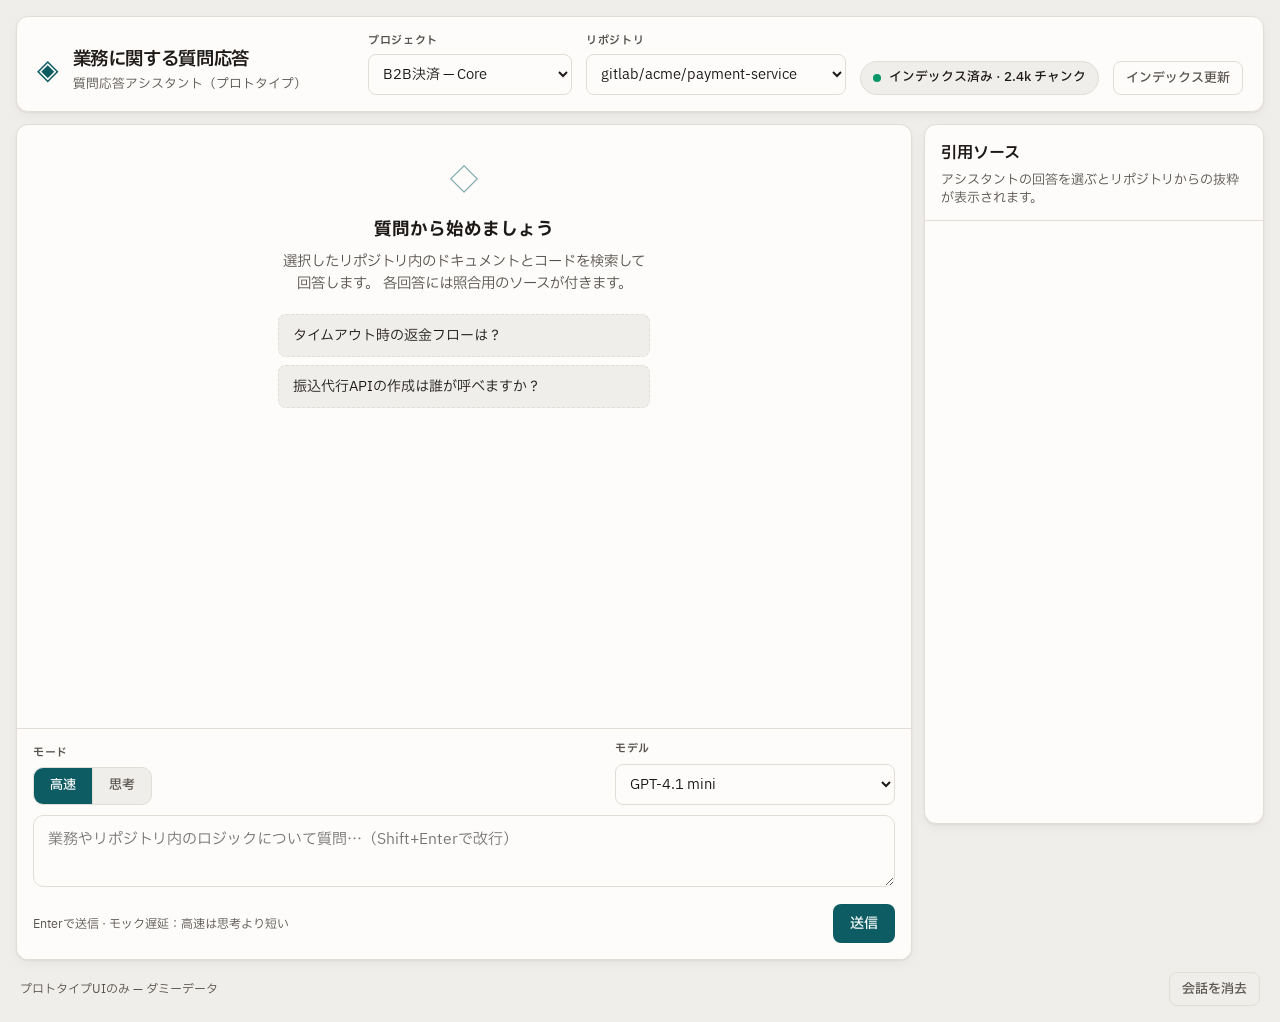
<file: c2b/index_jp.html>
<!DOCTYPE html>
<html lang="ja">
  <head>
    <meta charset="utf-8" />
    <meta name="viewport" content="width=device-width, initial-scale=1" />
    <title>QA — プロトタイプ（日本語）</title>
    <link rel="preconnect" href="https://fonts.googleapis.com" />
    <link rel="preconnect" href="https://fonts.gstatic.com" crossorigin />
    <link
      href="https://fonts.googleapis.com/css2?family=IBM+Plex+Sans+JP:wght@400;500;600&family=IBM+Plex+Mono:wght@400;500&display=swap"
      rel="stylesheet"
    />
    <link rel="stylesheet" href="styles.css" />
  </head>
  <body>
    <div class="app" id="app">
      <header class="topbar" role="banner">
        <div class="topbar__brand">
          <span class="topbar__logo" aria-hidden="true">◈</span>
          <div>
            <h1 class="topbar__title">業務に関する質問応答</h1>
            <p class="topbar__subtitle">
              質問応答アシスタント（プロトタイプ）
            </p>
          </div>
        </div>
        <div class="topbar__context">
          <div class="field-group">
            <label class="field-label" for="project-select">プロジェクト</label>
            <select id="project-select" class="select" aria-label="プロジェクトを選択">
              <option>B2B決済 — Core</option>
              <option>法人オンボーディング</option>
            </select>
          </div>
          <div class="field-group">
            <label class="field-label" for="repo-select">リポジトリ</label>
            <select
              id="repo-select"
              class="select"
              aria-label="リポジトリを選択"
            >
              <option>gitlab/acme/payment-service</option>
              <option>gitlab/acme/payment-docs</option>
            </select>
          </div>
          <div
            class="index-badge index-badge--ok"
            id="index-badge"
            role="status"
            aria-live="polite"
          >
            <span class="index-badge__dot" aria-hidden="true"></span>
            <span id="index-badge-text">インデックス済み · 2.4k チャンク</span>
          </div>
          <button
            type="button"
            class="btn btn--ghost btn--small"
            id="btn-refresh-index"
            title="インデックス更新をシミュレート"
          >
            インデックス更新
          </button>
        </div>
      </header>

      <div class="tabs-mobile" role="tablist" aria-label="表示の切り替え">
        <button
          type="button"
          class="tabs-mobile__tab is-active"
          role="tab"
          id="tab-chat"
          aria-selected="true"
          aria-controls="panel-chat"
        >
          チャット
        </button>
        <button
          type="button"
          class="tabs-mobile__tab"
          role="tab"
          id="tab-sources"
          aria-selected="false"
          aria-controls="panel-sources"
        >
          引用ソース
        </button>
      </div>

      <main class="main" id="main">
        <section
          class="panel panel--chat"
          id="panel-chat"
          role="tabpanel"
          aria-labelledby="tab-chat"
        >
          <div class="empty-state" id="empty-state" hidden>
            <div class="empty-state__icon" aria-hidden="true">◇</div>
            <h2 class="empty-state__title">質問から始めましょう</h2>
            <p class="empty-state__text">
              選択したリポジトリ内のドキュメントとコードを検索して回答します。
              各回答には照合用のソースが付きます。
            </p>
            <ul class="empty-state__hints" aria-label="質問の例">
              <li>
                <button
                  type="button"
                  class="hint-chip"
                  data-hint="タイムアウト時の返金フローはどのように動きますか？"
                >
                  タイムアウト時の返金フローは？
                </button>
              </li>
              <li>
                <button
                  type="button"
                  class="hint-chip"
                  data-hint="振込代行APIの作成は誰が呼び出せますか？"
                >
                  振込代行APIの作成は誰が呼べますか？
                </button>
              </li>
            </ul>
          </div>

          <div
            class="chat-scroll"
            id="chat-scroll"
            role="log"
            aria-label="質問応答の履歴"
            aria-live="polite"
          ></div>

          <div class="composer">
            <div class="composer__toolbar">
              <div
                class="composer__control"
                role="radiogroup"
                aria-labelledby="composer-mode-legend"
              >
                <span class="composer__legend" id="composer-mode-legend">
                  モード
                </span>
                <div class="mode-seg">
                  <input
                    type="radio"
                    name="chat-mode"
                    id="mode-fast"
                    class="mode-seg__input"
                    value="fast"
                    checked
                  />
                  <label
                    class="mode-seg__label"
                    for="mode-fast"
                    title="低遅延優先・推論ステップ少なめ"
                  >
                    高速
                  </label>
                  <input
                    type="radio"
                    name="chat-mode"
                    id="mode-thinking"
                    class="mode-seg__input"
                    value="thinking"
                  />
                  <label
                    class="mode-seg__label"
                    for="mode-thinking"
                    title="深い推論・複雑な質問向け"
                  >
                    思考
                  </label>
                </div>
              </div>
              <div class="composer__control composer__control--model">
                <label class="composer__legend" for="model-select">モデル</label>
                <select
                  id="model-select"
                  class="select select--composer"
                  aria-label="言語モデルを選択"
                >
                  <option value="gpt-4.1-mini">GPT-4.1 mini</option>
                  <option value="gpt-4.1">GPT-4.1</option>
                  <option value="claude-sonnet-4">Claude Sonnet 4</option>
                  <option value="gemini-2.5-flash">Gemini 2.5 Flash</option>
                </select>
              </div>
            </div>
            <label class="sr-only" for="question-input">あなたの質問</label>
            <textarea
              id="question-input"
              class="composer__input"
              rows="2"
              placeholder="業務やリポジトリ内のロジックについて質問…（Shift+Enterで改行）"
              autocomplete="off"
            ></textarea>
            <div class="composer__actions">
              <span class="composer__hint">
                Enterで送信 · モック遅延：高速は思考より短い
              </span>
              <button type="button" class="btn btn--primary" id="btn-send">
                送信
              </button>
            </div>
          </div>
        </section>

        <aside
          class="panel panel--sources"
          id="panel-sources"
          role="tabpanel"
          aria-labelledby="tab-sources"
        >
          <div class="sources-header">
            <h2 class="sources-title">引用ソース</h2>
            <p class="sources-desc" id="sources-context">
              アシスタントの回答を選ぶとリポジトリからの抜粋が表示されます。
            </p>
          </div>
          <div class="sources-list" id="sources-list"></div>
        </aside>
      </main>

      <footer class="footer">
        <span>プロトタイプUIのみ — ダミーデータ</span>
        <button type="button" class="btn btn--ghost btn--small" id="btn-reset">
          会話を消去
        </button>
      </footer>
    </div>
    <div
      id="ref-popover"
      class="ref-popover"
      hidden
      role="tooltip"
      aria-hidden="true"
    >
      <div class="ref-popover__inner">
        <span class="ref-popover__type" id="ref-popover-type"></span>
        <div class="ref-popover__path" id="ref-popover-path"></div>
        <div class="ref-popover__title" id="ref-popover-title"></div>
        <div class="ref-popover__body" id="ref-popover-body"></div>
      </div>
    </div>
    <script src="app_jp.js"></script>
  </body>
</html>
</file>
<file: styles.css>
/* QA prototype — layout & theme (UI only) */

:root {
  --bg: #f0eeeb;
  --surface: #fdfcfa;
  --border: #e2ddd6;
  --text: #1c1917;
  --muted: #57534e;
  --accent: #0d5c63;
  --accent-hover: #094a50;
  --user-bubble: #e7f3f4;
  --assistant-bubble: #ffffff;
  --shadow: 0 1px 2px rgb(28 25 23 / 6%), 0 4px 12px rgb(28 25 23 / 4%);
  --radius: 12px;
  --font: "IBM Plex Sans", system-ui, sans-serif;
  --mono: "IBM Plex Mono", ui-monospace, monospace;
}

*,
*::before,
*::after {
  box-sizing: border-box;
}

body {
  margin: 0;
  min-height: 100vh;
  font-family: var(--font);
  font-size: 15px;
  line-height: 1.5;
  color: var(--text);
  background: var(--bg);
}

.sr-only {
  position: absolute;
  width: 1px;
  height: 1px;
  padding: 0;
  margin: -1px;
  overflow: hidden;
  clip: rect(0, 0, 0, 0);
  white-space: nowrap;
  border: 0;
}

.app {
  max-width: 1280px;
  margin: 0 auto;
  min-height: 100vh;
  display: flex;
  flex-direction: column;
  padding: 16px;
  gap: 12px;
}

/* Top bar */
.topbar {
  display: flex;
  flex-wrap: wrap;
  align-items: flex-end;
  justify-content: space-between;
  gap: 16px 24px;
  padding: 16px 20px;
  background: var(--surface);
  border: 1px solid var(--border);
  border-radius: var(--radius);
  box-shadow: var(--shadow);
}

.topbar__brand {
  display: flex;
  gap: 14px;
  align-items: center;
}

.topbar__logo {
  font-size: 28px;
  color: var(--accent);
  line-height: 1;
}

.topbar__title {
  margin: 0;
  font-size: 1.15rem;
  font-weight: 600;
  letter-spacing: -0.02em;
}

.topbar__subtitle {
  margin: 2px 0 0;
  font-size: 0.8rem;
  color: var(--muted);
}

.topbar__context {
  display: flex;
  flex-wrap: wrap;
  align-items: flex-end;
  gap: 10px 14px;
}

.field-group {
  display: flex;
  flex-direction: column;
  gap: 4px;
}

.field-label {
  font-size: 0.6875rem;
  font-weight: 600;
  text-transform: uppercase;
  letter-spacing: 0.06em;
  color: var(--muted);
}

.select {
  font-family: inherit;
  font-size: 0.875rem;
  padding: 8px 32px 8px 10px;
  border: 1px solid var(--border);
  border-radius: 8px;
  background: var(--surface);
  color: var(--text);
  min-width: 200px;
  cursor: pointer;
}

.index-badge {
  display: inline-flex;
  align-items: center;
  gap: 8px;
  padding: 6px 12px;
  border-radius: 999px;
  font-size: 0.8rem;
  font-weight: 500;
  border: 1px solid var(--border);
  background: var(--bg);
}

.index-badge--ok .index-badge__dot {
  background: #059669;
}

.index-badge--pending .index-badge__dot {
  background: #d97706;
  animation: pulse 1.2s ease-in-out infinite;
}

.index-badge__dot {
  width: 8px;
  height: 8px;
  border-radius: 50%;
}

@keyframes pulse {
  0%,
  100% {
    opacity: 1;
  }
  50% {
    opacity: 0.35;
  }
}

/* Buttons */
.btn {
  font-family: inherit;
  font-size: 0.875rem;
  font-weight: 500;
  border-radius: 8px;
  border: 1px solid transparent;
  padding: 8px 16px;
  cursor: pointer;
  transition: background 0.15s, border-color 0.15s, color 0.15s;
}

.btn--small {
  padding: 6px 12px;
  font-size: 0.8125rem;
}

.btn--primary {
  background: var(--accent);
  color: #fff;
}

.btn--primary:hover {
  background: var(--accent-hover);
}

.btn--primary:disabled {
  opacity: 0.5;
  cursor: not-allowed;
}

.btn--ghost {
  background: transparent;
  border-color: var(--border);
  color: var(--muted);
}

.btn--ghost:hover {
  background: var(--bg);
  color: var(--text);
}

/* Mobile tabs */
.tabs-mobile {
  display: none;
  gap: 8px;
  padding: 4px;
  background: var(--surface);
  border: 1px solid var(--border);
  border-radius: 10px;
}

.tabs-mobile__tab {
  flex: 1;
  font-family: inherit;
  font-size: 0.875rem;
  padding: 10px 12px;
  border: none;
  border-radius: 8px;
  background: transparent;
  color: var(--muted);
  cursor: pointer;
}

.tabs-mobile__tab.is-active {
  background: var(--bg);
  color: var(--text);
  font-weight: 600;
}

/* Main grid */
.main {
  flex: 1;
  display: grid;
  grid-template-columns: 1fr minmax(280px, 340px);
  gap: 12px;
  min-height: 0;
}

.panel {
  background: var(--surface);
  border: 1px solid var(--border);
  border-radius: var(--radius);
  box-shadow: var(--shadow);
  min-height: 420px;
  display: flex;
  flex-direction: column;
  overflow: hidden;
}

.panel--chat {
  position: relative;
}

.panel--sources {
  max-height: calc(100vh - 200px);
}

/* Empty state */
.empty-state {
  flex: 1;
  display: flex;
  flex-direction: column;
  align-items: center;
  justify-content: center;
  text-align: center;
  padding: 32px 24px 120px;
  max-width: 420px;
  margin: 0 auto;
}

.empty-state[hidden] {
  display: none !important;
}

.empty-state__icon {
  font-size: 2rem;
  color: var(--accent);
  opacity: 0.5;
  margin-bottom: 12px;
}

.empty-state__title {
  margin: 0 0 8px;
  font-size: 1.1rem;
}

.empty-state__text {
  margin: 0 0 20px;
  color: var(--muted);
  font-size: 0.9rem;
}

.empty-state__hints {
  list-style: none;
  padding: 0;
  margin: 0;
  display: flex;
  flex-direction: column;
  gap: 8px;
  width: 100%;
}

.hint-chip {
  width: 100%;
  text-align: left;
  font-family: inherit;
  font-size: 0.875rem;
  padding: 10px 14px;
  border: 1px dashed var(--border);
  border-radius: 8px;
  background: var(--bg);
  color: var(--text);
  cursor: pointer;
  transition: border-color 0.15s, background 0.15s;
}

.hint-chip:hover {
  border-color: var(--accent);
  background: var(--user-bubble);
}

/* Chat */
.chat-scroll {
  flex: 1;
  overflow-y: auto;
  padding: 20px;
  display: flex;
  flex-direction: column;
  gap: 16px;
}

.chat-scroll:empty {
  min-height: 200px;
}

.msg {
  max-width: min(100%, 640px);
  display: flex;
  flex-direction: column;
  gap: 6px;
  animation: fadeIn 0.25s ease;
}

@keyframes fadeIn {
  from {
    opacity: 0;
    transform: translateY(6px);
  }
  to {
    opacity: 1;
    transform: translateY(0);
  }
}

.msg--user {
  align-self: flex-end;
}

.msg--assistant {
  align-self: flex-start;
}

.msg__meta {
  font-size: 0.75rem;
  color: var(--muted);
  padding: 0 4px;
}

.msg__bubble {
  padding: 12px 16px;
  border-radius: 14px;
  border: 1px solid var(--border);
  line-height: 1.55;
}

.msg--user .msg__bubble {
  background: var(--user-bubble);
  border-color: #c5e4e8;
  border-bottom-right-radius: 4px;
}

.msg--assistant .msg__bubble {
  background: var(--assistant-bubble);
  border-bottom-left-radius: 4px;
}

.msg--assistant.is-selected .msg__bubble {
  border-color: var(--accent);
  box-shadow: 0 0 0 1px var(--accent);
}

.msg__bubble p {
  margin: 0 0 0.65em;
}

.msg__bubble p:last-child {
  margin-bottom: 0;
}

/* Assistant: reasoning + answer */
.reasoning-block {
  margin: -4px -4px 14px;
  padding: 12px 14px;
  border-radius: 10px;
  border-left: 4px solid var(--accent);
  background: linear-gradient(
    135deg,
    rgb(13 92 99 / 7%) 0%,
    rgb(13 92 99 / 3%) 100%
  );
}

.reasoning-block__head {
  display: flex;
  align-items: center;
  gap: 8px;
  margin-bottom: 10px;
}

.reasoning-block__icon {
  font-size: 1rem;
  color: var(--accent);
  line-height: 1;
}

.reasoning-block__title {
  font-size: 0.75rem;
  font-weight: 700;
  text-transform: uppercase;
  letter-spacing: 0.07em;
  color: var(--accent);
}

.reasoning-steps {
  margin: 0;
  padding-left: 1.35rem;
  font-size: 0.875rem;
  line-height: 1.55;
  color: var(--text);
}

.reasoning-steps li {
  margin-bottom: 10px;
}

.reasoning-steps li:last-child {
  margin-bottom: 0;
}

.ref-link {
  display: inline;
  font-family: var(--mono);
  font-size: 0.8125em;
  font-weight: 500;
  color: var(--accent);
  text-decoration: underline;
  text-decoration-style: dotted;
  text-underline-offset: 3px;
  cursor: help;
  border-radius: 2px;
}

.ref-link:hover,
.ref-link:focus-visible {
  outline: 2px solid rgb(13 92 99 / 35%);
  outline-offset: 2px;
  text-decoration-style: solid;
}

.answer-divider {
  height: 1px;
  background: var(--border);
  margin: 4px 0 14px;
}

.answer-body {
  font-size: 0.9375rem;
}

.answer-body > p:last-child {
  margin-bottom: 0;
}

/* Floating reference preview (hover) */
.ref-popover {
  position: fixed;
  z-index: 2000;
  max-width: min(360px, calc(100vw - 24px));
  max-height: min(320px, calc(100vh - 24px));
  overflow: hidden;
  display: flex;
  flex-direction: column;
  border-radius: 12px;
  border: 1px solid var(--border);
  background: var(--surface);
  box-shadow: 0 12px 40px rgb(28 25 23 / 18%),
    0 4px 12px rgb(28 25 23 / 10%);
  pointer-events: auto;
}

.ref-popover[hidden] {
  display: none !important;
}

.ref-popover__inner {
  padding: 12px 14px;
  overflow-y: auto;
  display: flex;
  flex-direction: column;
  gap: 8px;
}

.ref-popover__type {
  display: inline-block;
  align-self: flex-start;
  font-size: 0.65rem;
  font-weight: 700;
  text-transform: uppercase;
  letter-spacing: 0.08em;
  padding: 4px 8px;
  border-radius: 6px;
  border: 1px solid var(--border);
}

.ref-popover__type--ba_doc {
  background: rgb(124 45 18 / 10%);
  color: #9a3412;
  border-color: rgb(154 52 18 / 25%);
}

.ref-popover__type--repo_code {
  background: rgb(30 58 138 / 10%);
  color: #1e3a8a;
  border-color: rgb(30 58 138 / 22%);
}

.ref-popover__type--call_graph {
  background: rgb(88 28 135 / 10%);
  color: #6b21a8;
  border-color: rgb(107 33 168 / 22%);
}

.ref-popover__type--upload {
  background: rgb(22 101 52 / 10%);
  color: #166534;
  border-color: rgb(22 101 52 / 22%);
}

.ref-popover__path {
  font-family: var(--mono);
  font-size: 0.7rem;
  color: var(--muted);
  word-break: break-all;
  line-height: 1.35;
}

.ref-popover__title {
  font-size: 0.9rem;
  font-weight: 600;
  line-height: 1.35;
}

.ref-popover__body {
  font-size: 0.8125rem;
  line-height: 1.5;
  color: var(--text);
}

.ref-popover__body p {
  margin: 0 0 0.5em;
}

.ref-popover__body p:last-child {
  margin-bottom: 0;
}

.ref-popover__code,
.ref-popover__graph {
  margin: 0;
  padding: 10px 12px;
  border-radius: 8px;
  background: var(--bg);
  border: 1px solid var(--border);
  font-family: var(--mono);
  font-size: 0.72rem;
  line-height: 1.45;
  overflow-x: auto;
  white-space: pre-wrap;
  word-break: break-word;
}

.ref-popover__hint {
  font-size: 0.72rem;
  color: var(--muted);
  font-style: italic;
  margin-top: 6px;
}

.msg--loading .msg__bubble {
  min-height: 52px;
  display: flex;
  align-items: center;
}

.typing {
  display: flex;
  gap: 6px;
  padding: 4px 0;
}

.typing span {
  width: 8px;
  height: 8px;
  border-radius: 50%;
  background: var(--muted);
  opacity: 0.35;
  animation: bounce 1.2s ease-in-out infinite;
}

.typing span:nth-child(2) {
  animation-delay: 0.15s;
}

.typing span:nth-child(3) {
  animation-delay: 0.3s;
}

@keyframes bounce {
  0%,
  80%,
  100% {
    transform: translateY(0);
    opacity: 0.35;
  }
  40% {
    transform: translateY(-5px);
    opacity: 0.9;
  }
}

/* Composer */
.composer {
  border-top: 1px solid var(--border);
  padding: 12px 16px 16px;
  background: linear-gradient(180deg, rgb(253 252 250 / 0%) 0%, var(--surface) 12%);
}

.composer__toolbar {
  display: flex;
  flex-wrap: wrap;
  align-items: flex-end;
  justify-content: space-between;
  gap: 12px 20px;
  margin-bottom: 10px;
}

.composer__control {
  display: flex;
  flex-direction: column;
  gap: 6px;
  min-width: 0;
}

.composer__control--model {
  flex: 1 1 200px;
  max-width: 280px;
}

.composer__legend {
  font-size: 0.6875rem;
  font-weight: 600;
  text-transform: uppercase;
  letter-spacing: 0.06em;
  color: var(--muted);
}

.mode-seg {
  display: inline-flex;
  border: 1px solid var(--border);
  border-radius: 10px;
  overflow: hidden;
  background: var(--bg);
}

.mode-seg__input {
  position: absolute;
  opacity: 0;
  width: 0;
  height: 0;
  margin: 0;
}

.mode-seg__label {
  font-family: inherit;
  font-size: 0.8125rem;
  font-weight: 500;
  padding: 8px 16px;
  cursor: pointer;
  color: var(--muted);
  border: none;
  background: transparent;
  transition: background 0.15s, color 0.15s;
  user-select: none;
}

.mode-seg__label:hover {
  color: var(--text);
  background: rgb(255 255 255 / 60%);
}

.mode-seg__input:focus + .mode-seg__label {
  outline: 2px solid var(--accent);
  outline-offset: -2px;
  z-index: 1;
}

.mode-seg__input:checked + .mode-seg__label {
  background: var(--accent);
  color: #fff;
}

.mode-seg__label:not(:last-of-type) {
  border-right: 1px solid var(--border);
}

.select--composer {
  min-width: 0;
  width: 100%;
  max-width: 280px;
}

.composer__input {
  width: 100%;
  font-family: inherit;
  font-size: 0.9375rem;
  padding: 12px 14px;
  border: 1px solid var(--border);
  border-radius: 10px;
  resize: vertical;
  min-height: 52px;
  max-height: 160px;
  background: var(--surface);
}

.composer__input:focus {
  outline: 2px solid var(--accent);
  outline-offset: 1px;
}

.composer__actions {
  display: flex;
  align-items: center;
  justify-content: space-between;
  margin-top: 10px;
  gap: 12px;
  flex-wrap: wrap;
}

.composer__hint {
  font-size: 0.75rem;
  color: var(--muted);
}

/* Sources panel */
.sources-header {
  padding: 16px 16px 12px;
  border-bottom: 1px solid var(--border);
}

.sources-title {
  margin: 0 0 6px;
  font-size: 1rem;
  font-weight: 600;
}

.sources-desc {
  margin: 0;
  font-size: 0.8125rem;
  color: var(--muted);
  line-height: 1.45;
}

.sources-list {
  flex: 1;
  overflow-y: auto;
  padding: 12px;
  display: flex;
  flex-direction: column;
  gap: 10px;
}

.source-card {
  border: 1px solid var(--border);
  border-radius: 10px;
  padding: 12px;
  background: var(--bg);
  cursor: pointer;
  text-align: left;
  font-family: inherit;
  transition: border-color 0.15s;
}

.source-card:hover,
.source-card:focus-visible {
  border-color: var(--accent);
  outline: none;
}

.source-card__kind {
  display: inline-block;
  font-size: 0.62rem;
  font-weight: 700;
  text-transform: uppercase;
  letter-spacing: 0.06em;
  padding: 3px 7px;
  border-radius: 4px;
  margin-bottom: 6px;
  border: 1px solid var(--border);
}

.source-card__kind--ba_doc {
  background: rgb(124 45 18 / 10%);
  color: #9a3412;
}

.source-card__kind--repo_code {
  background: rgb(30 58 138 / 10%);
  color: #1e3a8a;
}

.source-card__kind--call_graph {
  background: rgb(88 28 135 / 10%);
  color: #6b21a8;
}

.source-card__kind--upload {
  background: rgb(22 101 52 / 10%);
  color: #166534;
}

.source-card__path {
  font-family: var(--mono);
  font-size: 0.75rem;
  color: var(--accent);
  word-break: break-all;
  margin-bottom: 8px;
}

.source-card__snippet {
  font-size: 0.8125rem;
  color: var(--text);
  line-height: 1.5;
  margin: 0;
  display: -webkit-box;
  -webkit-line-clamp: 4;
  -webkit-box-orient: vertical;
  overflow: hidden;
}

.source-card__expand {
  margin-top: 8px;
  font-size: 0.75rem;
  color: var(--muted);
}

.source-card.is-expanded .source-card__snippet {
  -webkit-line-clamp: unset;
  display: block;
}

/* Footer */
.footer {
  display: flex;
  align-items: center;
  justify-content: space-between;
  flex-wrap: wrap;
  gap: 8px;
  font-size: 0.75rem;
  color: var(--muted);
  padding: 0 4px;
}

/* Responsive */
@media (max-width: 900px) {
  .main {
    grid-template-columns: 1fr;
  }

  .tabs-mobile {
    display: flex;
  }

  .panel--sources {
    display: none;
    max-height: none;
  }

  .panel--sources.is-visible-mobile {
    display: flex;
  }

  .panel--chat.is-hidden-mobile {
    display: none;
  }

  .panel--chat,
  .panel--sources {
    min-height: 360px;
  }
}
</file>
<file: c2b/styles.css>
/* QA prototype — layout & theme (UI only) */

:root {
  --bg: #f0eeeb;
  --surface: #fdfcfa;
  --border: #e2ddd6;
  --text: #1c1917;
  --muted: #57534e;
  --accent: #0d5c63;
  --accent-hover: #094a50;
  --user-bubble: #e7f3f4;
  --assistant-bubble: #ffffff;
  --shadow: 0 1px 2px rgb(28 25 23 / 6%), 0 4px 12px rgb(28 25 23 / 4%);
  --radius: 12px;
  --font: "IBM Plex Sans", system-ui, sans-serif;
  --mono: "IBM Plex Mono", ui-monospace, monospace;
}

*,
*::before,
*::after {
  box-sizing: border-box;
}

body {
  margin: 0;
  min-height: 100vh;
  font-family: var(--font);
  font-size: 15px;
  line-height: 1.5;
  color: var(--text);
  background: var(--bg);
}

/* 日本語プロトタイプ（index_jp.html）用フォント */
html[lang="ja"] {
  --font: "IBM Plex Sans JP", "Hiragino Sans", "Hiragino Kaku Gothic ProN",
    "Yu Gothic UI", "Meiryo", system-ui, sans-serif;
}

.sr-only {
  position: absolute;
  width: 1px;
  height: 1px;
  padding: 0;
  margin: -1px;
  overflow: hidden;
  clip: rect(0, 0, 0, 0);
  white-space: nowrap;
  border: 0;
}

.app {
  max-width: 1280px;
  margin: 0 auto;
  min-height: 100vh;
  display: flex;
  flex-direction: column;
  padding: 16px;
  gap: 12px;
}

/* Top bar */
.topbar {
  display: flex;
  flex-wrap: wrap;
  align-items: flex-end;
  justify-content: space-between;
  gap: 16px 24px;
  padding: 16px 20px;
  background: var(--surface);
  border: 1px solid var(--border);
  border-radius: var(--radius);
  box-shadow: var(--shadow);
}

.topbar__brand {
  display: flex;
  gap: 14px;
  align-items: center;
}

.topbar__logo {
  font-size: 28px;
  color: var(--accent);
  line-height: 1;
}

.topbar__title {
  margin: 0;
  font-size: 1.15rem;
  font-weight: 600;
  letter-spacing: -0.02em;
}

.topbar__subtitle {
  margin: 2px 0 0;
  font-size: 0.8rem;
  color: var(--muted);
}

.topbar__context {
  display: flex;
  flex-wrap: wrap;
  align-items: flex-end;
  gap: 10px 14px;
}

.field-group {
  display: flex;
  flex-direction: column;
  gap: 4px;
}

.field-label {
  font-size: 0.6875rem;
  font-weight: 600;
  text-transform: uppercase;
  letter-spacing: 0.06em;
  color: var(--muted);
}

.select {
  font-family: inherit;
  font-size: 0.875rem;
  padding: 8px 32px 8px 10px;
  border: 1px solid var(--border);
  border-radius: 8px;
  background: var(--surface);
  color: var(--text);
  min-width: 200px;
  cursor: pointer;
}

.index-badge {
  display: inline-flex;
  align-items: center;
  gap: 8px;
  padding: 6px 12px;
  border-radius: 999px;
  font-size: 0.8rem;
  font-weight: 500;
  border: 1px solid var(--border);
  background: var(--bg);
}

.index-badge--ok .index-badge__dot {
  background: #059669;
}

.index-badge--pending .index-badge__dot {
  background: #d97706;
  animation: pulse 1.2s ease-in-out infinite;
}

.index-badge__dot {
  width: 8px;
  height: 8px;
  border-radius: 50%;
}

@keyframes pulse {
  0%,
  100% {
    opacity: 1;
  }
  50% {
    opacity: 0.35;
  }
}

/* Buttons */
.btn {
  font-family: inherit;
  font-size: 0.875rem;
  font-weight: 500;
  border-radius: 8px;
  border: 1px solid transparent;
  padding: 8px 16px;
  cursor: pointer;
  transition: background 0.15s, border-color 0.15s, color 0.15s;
}

.btn--small {
  padding: 6px 12px;
  font-size: 0.8125rem;
}

.btn--primary {
  background: var(--accent);
  color: #fff;
}

.btn--primary:hover {
  background: var(--accent-hover);
}

.btn--primary:disabled {
  opacity: 0.5;
  cursor: not-allowed;
}

.btn--ghost {
  background: transparent;
  border-color: var(--border);
  color: var(--muted);
}

.btn--ghost:hover {
  background: var(--bg);
  color: var(--text);
}

/* Mobile tabs */
.tabs-mobile {
  display: none;
  gap: 8px;
  padding: 4px;
  background: var(--surface);
  border: 1px solid var(--border);
  border-radius: 10px;
}

.tabs-mobile__tab {
  flex: 1;
  font-family: inherit;
  font-size: 0.875rem;
  padding: 10px 12px;
  border: none;
  border-radius: 8px;
  background: transparent;
  color: var(--muted);
  cursor: pointer;
}

.tabs-mobile__tab.is-active {
  background: var(--bg);
  color: var(--text);
  font-weight: 600;
}

/* Main grid */
.main {
  flex: 1;
  display: grid;
  grid-template-columns: 1fr minmax(280px, 340px);
  gap: 12px;
  min-height: 0;
}

.panel {
  background: var(--surface);
  border: 1px solid var(--border);
  border-radius: var(--radius);
  box-shadow: var(--shadow);
  min-height: 420px;
  display: flex;
  flex-direction: column;
  overflow: hidden;
}

.panel--chat {
  position: relative;
}

.panel--sources {
  max-height: calc(100vh - 200px);
}

/* Empty state */
.empty-state {
  flex: 1;
  display: flex;
  flex-direction: column;
  align-items: center;
  justify-content: center;
  text-align: center;
  padding: 32px 24px 120px;
  max-width: 420px;
  margin: 0 auto;
}

.empty-state[hidden] {
  display: none !important;
}

.empty-state__icon {
  font-size: 2rem;
  color: var(--accent);
  opacity: 0.5;
  margin-bottom: 12px;
}

.empty-state__title {
  margin: 0 0 8px;
  font-size: 1.1rem;
}

.empty-state__text {
  margin: 0 0 20px;
  color: var(--muted);
  font-size: 0.9rem;
}

.empty-state__hints {
  list-style: none;
  padding: 0;
  margin: 0;
  display: flex;
  flex-direction: column;
  gap: 8px;
  width: 100%;
}

.hint-chip {
  width: 100%;
  text-align: left;
  font-family: inherit;
  font-size: 0.875rem;
  padding: 10px 14px;
  border: 1px dashed var(--border);
  border-radius: 8px;
  background: var(--bg);
  color: var(--text);
  cursor: pointer;
  transition: border-color 0.15s, background 0.15s;
}

.hint-chip:hover {
  border-color: var(--accent);
  background: var(--user-bubble);
}

/* Chat */
.chat-scroll {
  flex: 1;
  overflow-y: auto;
  padding: 20px;
  display: flex;
  flex-direction: column;
  gap: 16px;
}

.chat-scroll:empty {
  min-height: 200px;
}

.msg {
  max-width: min(100%, 640px);
  display: flex;
  flex-direction: column;
  gap: 6px;
  animation: fadeIn 0.25s ease;
}

@keyframes fadeIn {
  from {
    opacity: 0;
    transform: translateY(6px);
  }
  to {
    opacity: 1;
    transform: translateY(0);
  }
}

.msg--user {
  align-self: flex-end;
}

.msg--assistant {
  align-self: flex-start;
}

.msg__meta {
  font-size: 0.75rem;
  color: var(--muted);
  padding: 0 4px;
}

.msg__bubble {
  padding: 12px 16px;
  border-radius: 14px;
  border: 1px solid var(--border);
  line-height: 1.55;
}

.msg--user .msg__bubble {
  background: var(--user-bubble);
  border-color: #c5e4e8;
  border-bottom-right-radius: 4px;
}

.msg--assistant .msg__bubble {
  background: var(--assistant-bubble);
  border-bottom-left-radius: 4px;
}

.msg--assistant.is-selected .msg__bubble {
  border-color: var(--accent);
  box-shadow: 0 0 0 1px var(--accent);
}

.msg__bubble p {
  margin: 0 0 0.65em;
}

.msg__bubble p:last-child {
  margin-bottom: 0;
}

/* Assistant: reasoning + answer */
.reasoning-block {
  margin: -4px -4px 14px;
  padding: 12px 14px;
  border-radius: 10px;
  border-left: 4px solid var(--accent);
  background: linear-gradient(
    135deg,
    rgb(13 92 99 / 7%) 0%,
    rgb(13 92 99 / 3%) 100%
  );
}

.reasoning-block__head {
  display: flex;
  align-items: center;
  gap: 8px;
  margin-bottom: 10px;
}

.reasoning-block__icon {
  font-size: 1rem;
  color: var(--accent);
  line-height: 1;
}

.reasoning-block__title {
  font-size: 0.75rem;
  font-weight: 700;
  text-transform: uppercase;
  letter-spacing: 0.07em;
  color: var(--accent);
}

.reasoning-steps {
  margin: 0;
  padding-left: 1.35rem;
  font-size: 0.875rem;
  line-height: 1.55;
  color: var(--text);
}

.reasoning-steps li {
  margin-bottom: 10px;
}

.reasoning-steps li:last-child {
  margin-bottom: 0;
}

.ref-link {
  display: inline;
  font-family: var(--mono);
  font-size: 0.8125em;
  font-weight: 500;
  color: var(--accent);
  text-decoration: underline;
  text-decoration-style: dotted;
  text-underline-offset: 3px;
  cursor: help;
  border-radius: 2px;
}

.ref-link:hover,
.ref-link:focus-visible {
  outline: 2px solid rgb(13 92 99 / 35%);
  outline-offset: 2px;
  text-decoration-style: solid;
}

.answer-divider {
  height: 1px;
  background: var(--border);
  margin: 4px 0 14px;
}

.answer-body {
  font-size: 0.9375rem;
}

.answer-body > p:last-child {
  margin-bottom: 0;
}

/* Floating reference preview (hover) */
.ref-popover {
  position: fixed;
  z-index: 2000;
  max-width: min(360px, calc(100vw - 24px));
  max-height: min(320px, calc(100vh - 24px));
  overflow: hidden;
  display: flex;
  flex-direction: column;
  border-radius: 12px;
  border: 1px solid var(--border);
  background: var(--surface);
  box-shadow: 0 12px 40px rgb(28 25 23 / 18%),
    0 4px 12px rgb(28 25 23 / 10%);
  pointer-events: auto;
}

.ref-popover[hidden] {
  display: none !important;
}

.ref-popover__inner {
  padding: 12px 14px;
  overflow-y: auto;
  display: flex;
  flex-direction: column;
  gap: 8px;
}

.ref-popover__type {
  display: inline-block;
  align-self: flex-start;
  font-size: 0.65rem;
  font-weight: 700;
  text-transform: uppercase;
  letter-spacing: 0.08em;
  padding: 4px 8px;
  border-radius: 6px;
  border: 1px solid var(--border);
}

.ref-popover__type--ba_doc {
  background: rgb(124 45 18 / 10%);
  color: #9a3412;
  border-color: rgb(154 52 18 / 25%);
}

.ref-popover__type--repo_code {
  background: rgb(30 58 138 / 10%);
  color: #1e3a8a;
  border-color: rgb(30 58 138 / 22%);
}

.ref-popover__type--call_graph {
  background: rgb(88 28 135 / 10%);
  color: #6b21a8;
  border-color: rgb(107 33 168 / 22%);
}

.ref-popover__type--upload {
  background: rgb(22 101 52 / 10%);
  color: #166534;
  border-color: rgb(22 101 52 / 22%);
}

.ref-popover__path {
  font-family: var(--mono);
  font-size: 0.7rem;
  color: var(--muted);
  word-break: break-all;
  line-height: 1.35;
}

.ref-popover__title {
  font-size: 0.9rem;
  font-weight: 600;
  line-height: 1.35;
}

.ref-popover__body {
  font-size: 0.8125rem;
  line-height: 1.5;
  color: var(--text);
}

.ref-popover__body p {
  margin: 0 0 0.5em;
}

.ref-popover__body p:last-child {
  margin-bottom: 0;
}

.ref-popover__code,
.ref-popover__graph {
  margin: 0;
  padding: 10px 12px;
  border-radius: 8px;
  background: var(--bg);
  border: 1px solid var(--border);
  font-family: var(--mono);
  font-size: 0.72rem;
  line-height: 1.45;
  overflow-x: auto;
  white-space: pre-wrap;
  word-break: break-word;
}

.ref-popover__hint {
  font-size: 0.72rem;
  color: var(--muted);
  font-style: italic;
  margin-top: 6px;
}

.msg--loading .msg__bubble {
  min-height: 52px;
  display: flex;
  align-items: center;
}

.typing {
  display: flex;
  gap: 6px;
  padding: 4px 0;
}

.typing span {
  width: 8px;
  height: 8px;
  border-radius: 50%;
  background: var(--muted);
  opacity: 0.35;
  animation: bounce 1.2s ease-in-out infinite;
}

.typing span:nth-child(2) {
  animation-delay: 0.15s;
}

.typing span:nth-child(3) {
  animation-delay: 0.3s;
}

@keyframes bounce {
  0%,
  80%,
  100% {
    transform: translateY(0);
    opacity: 0.35;
  }
  40% {
    transform: translateY(-5px);
    opacity: 0.9;
  }
}

/* Composer */
.composer {
  border-top: 1px solid var(--border);
  padding: 12px 16px 16px;
  background: linear-gradient(180deg, rgb(253 252 250 / 0%) 0%, var(--surface) 12%);
}

.composer__toolbar {
  display: flex;
  flex-wrap: wrap;
  align-items: flex-end;
  justify-content: space-between;
  gap: 12px 20px;
  margin-bottom: 10px;
}

.composer__control {
  display: flex;
  flex-direction: column;
  gap: 6px;
  min-width: 0;
}

.composer__control--model {
  flex: 1 1 200px;
  max-width: 280px;
}

.composer__legend {
  font-size: 0.6875rem;
  font-weight: 600;
  text-transform: uppercase;
  letter-spacing: 0.06em;
  color: var(--muted);
}

.mode-seg {
  display: inline-flex;
  border: 1px solid var(--border);
  border-radius: 10px;
  overflow: hidden;
  background: var(--bg);
}

.mode-seg__input {
  position: absolute;
  opacity: 0;
  width: 0;
  height: 0;
  margin: 0;
}

.mode-seg__label {
  font-family: inherit;
  font-size: 0.8125rem;
  font-weight: 500;
  padding: 8px 16px;
  cursor: pointer;
  color: var(--muted);
  border: none;
  background: transparent;
  transition: background 0.15s, color 0.15s;
  user-select: none;
}

.mode-seg__label:hover {
  color: var(--text);
  background: rgb(255 255 255 / 60%);
}

.mode-seg__input:focus + .mode-seg__label {
  outline: 2px solid var(--accent);
  outline-offset: -2px;
  z-index: 1;
}

.mode-seg__input:checked + .mode-seg__label {
  background: var(--accent);
  color: #fff;
}

.mode-seg__label:not(:last-of-type) {
  border-right: 1px solid var(--border);
}

.select--composer {
  min-width: 0;
  width: 100%;
  max-width: 280px;
}

.composer__input {
  width: 100%;
  font-family: inherit;
  font-size: 0.9375rem;
  padding: 12px 14px;
  border: 1px solid var(--border);
  border-radius: 10px;
  resize: vertical;
  min-height: 52px;
  max-height: 160px;
  background: var(--surface);
}

.composer__input:focus {
  outline: 2px solid var(--accent);
  outline-offset: 1px;
}

.composer__actions {
  display: flex;
  align-items: center;
  justify-content: space-between;
  margin-top: 10px;
  gap: 12px;
  flex-wrap: wrap;
}

.composer__hint {
  font-size: 0.75rem;
  color: var(--muted);
}

/* Sources panel */
.sources-header {
  padding: 16px 16px 12px;
  border-bottom: 1px solid var(--border);
}

.sources-title {
  margin: 0 0 6px;
  font-size: 1rem;
  font-weight: 600;
}

.sources-desc {
  margin: 0;
  font-size: 0.8125rem;
  color: var(--muted);
  line-height: 1.45;
}

.sources-list {
  flex: 1;
  overflow-y: auto;
  padding: 12px;
  display: flex;
  flex-direction: column;
  gap: 10px;
}

.source-card {
  border: 1px solid var(--border);
  border-radius: 10px;
  padding: 12px;
  background: var(--bg);
  cursor: pointer;
  text-align: left;
  font-family: inherit;
  transition: border-color 0.15s;
}

.source-card:hover,
.source-card:focus-visible {
  border-color: var(--accent);
  outline: none;
}

.source-card__kind {
  display: inline-block;
  font-size: 0.62rem;
  font-weight: 700;
  text-transform: uppercase;
  letter-spacing: 0.06em;
  padding: 3px 7px;
  border-radius: 4px;
  margin-bottom: 6px;
  border: 1px solid var(--border);
}

.source-card__kind--ba_doc {
  background: rgb(124 45 18 / 10%);
  color: #9a3412;
}

.source-card__kind--repo_code {
  background: rgb(30 58 138 / 10%);
  color: #1e3a8a;
}

.source-card__kind--call_graph {
  background: rgb(88 28 135 / 10%);
  color: #6b21a8;
}

.source-card__kind--upload {
  background: rgb(22 101 52 / 10%);
  color: #166534;
}

.source-card__path {
  font-family: var(--mono);
  font-size: 0.75rem;
  color: var(--accent);
  word-break: break-all;
  margin-bottom: 8px;
}

.source-card__snippet {
  font-size: 0.8125rem;
  color: var(--text);
  line-height: 1.5;
  margin: 0;
  display: -webkit-box;
  -webkit-line-clamp: 4;
  -webkit-box-orient: vertical;
  overflow: hidden;
}

.source-card__expand {
  margin-top: 8px;
  font-size: 0.75rem;
  color: var(--muted);
}

.source-card.is-expanded .source-card__snippet {
  -webkit-line-clamp: unset;
  display: block;
}

/* Footer */
.footer {
  display: flex;
  align-items: center;
  justify-content: space-between;
  flex-wrap: wrap;
  gap: 8px;
  font-size: 0.75rem;
  color: var(--muted);
  padding: 0 4px;
}

/* Responsive */
@media (max-width: 900px) {
  .main {
    grid-template-columns: 1fr;
  }

  .tabs-mobile {
    display: flex;
  }

  .panel--sources {
    display: none;
    max-height: none;
  }

  .panel--sources.is-visible-mobile {
    display: flex;
  }

  .panel--chat.is-hidden-mobile {
    display: none;
  }

  .panel--chat,
  .panel--sources {
    min-height: 360px;
  }
}
</file>
